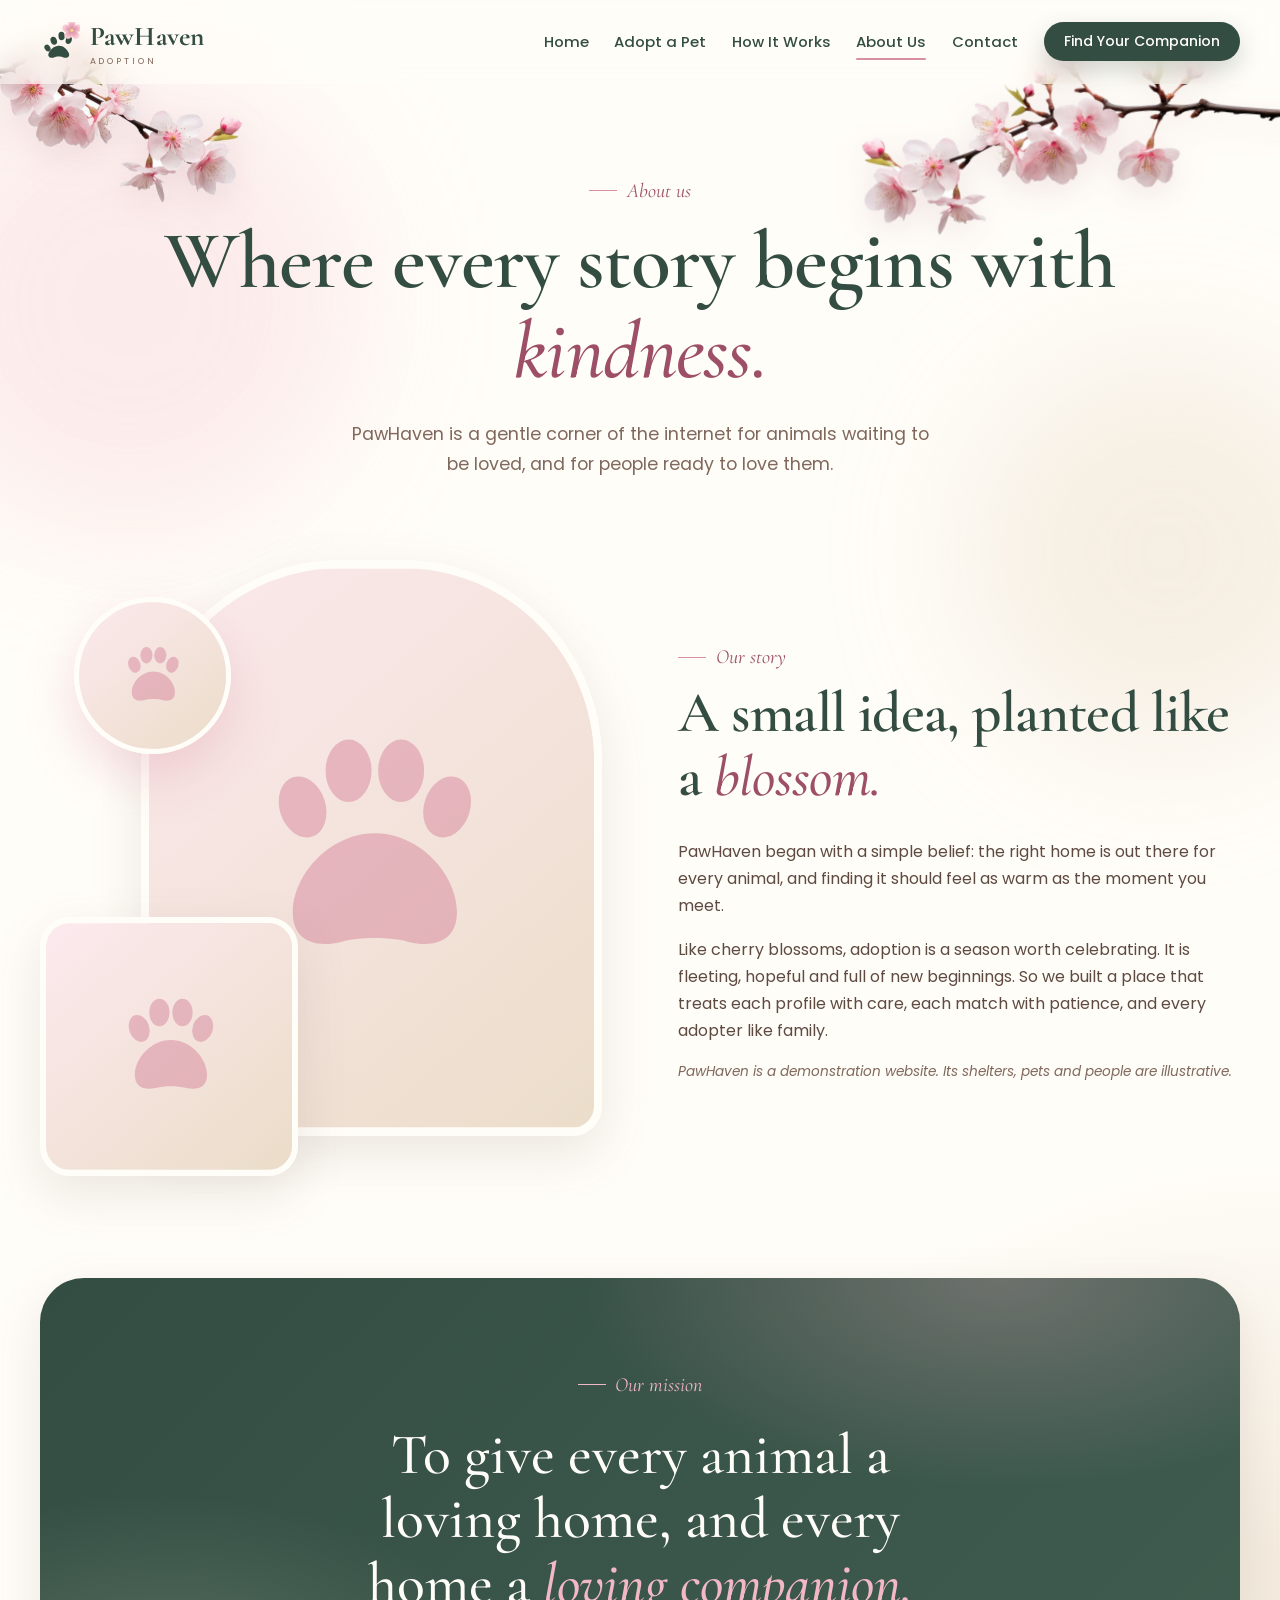
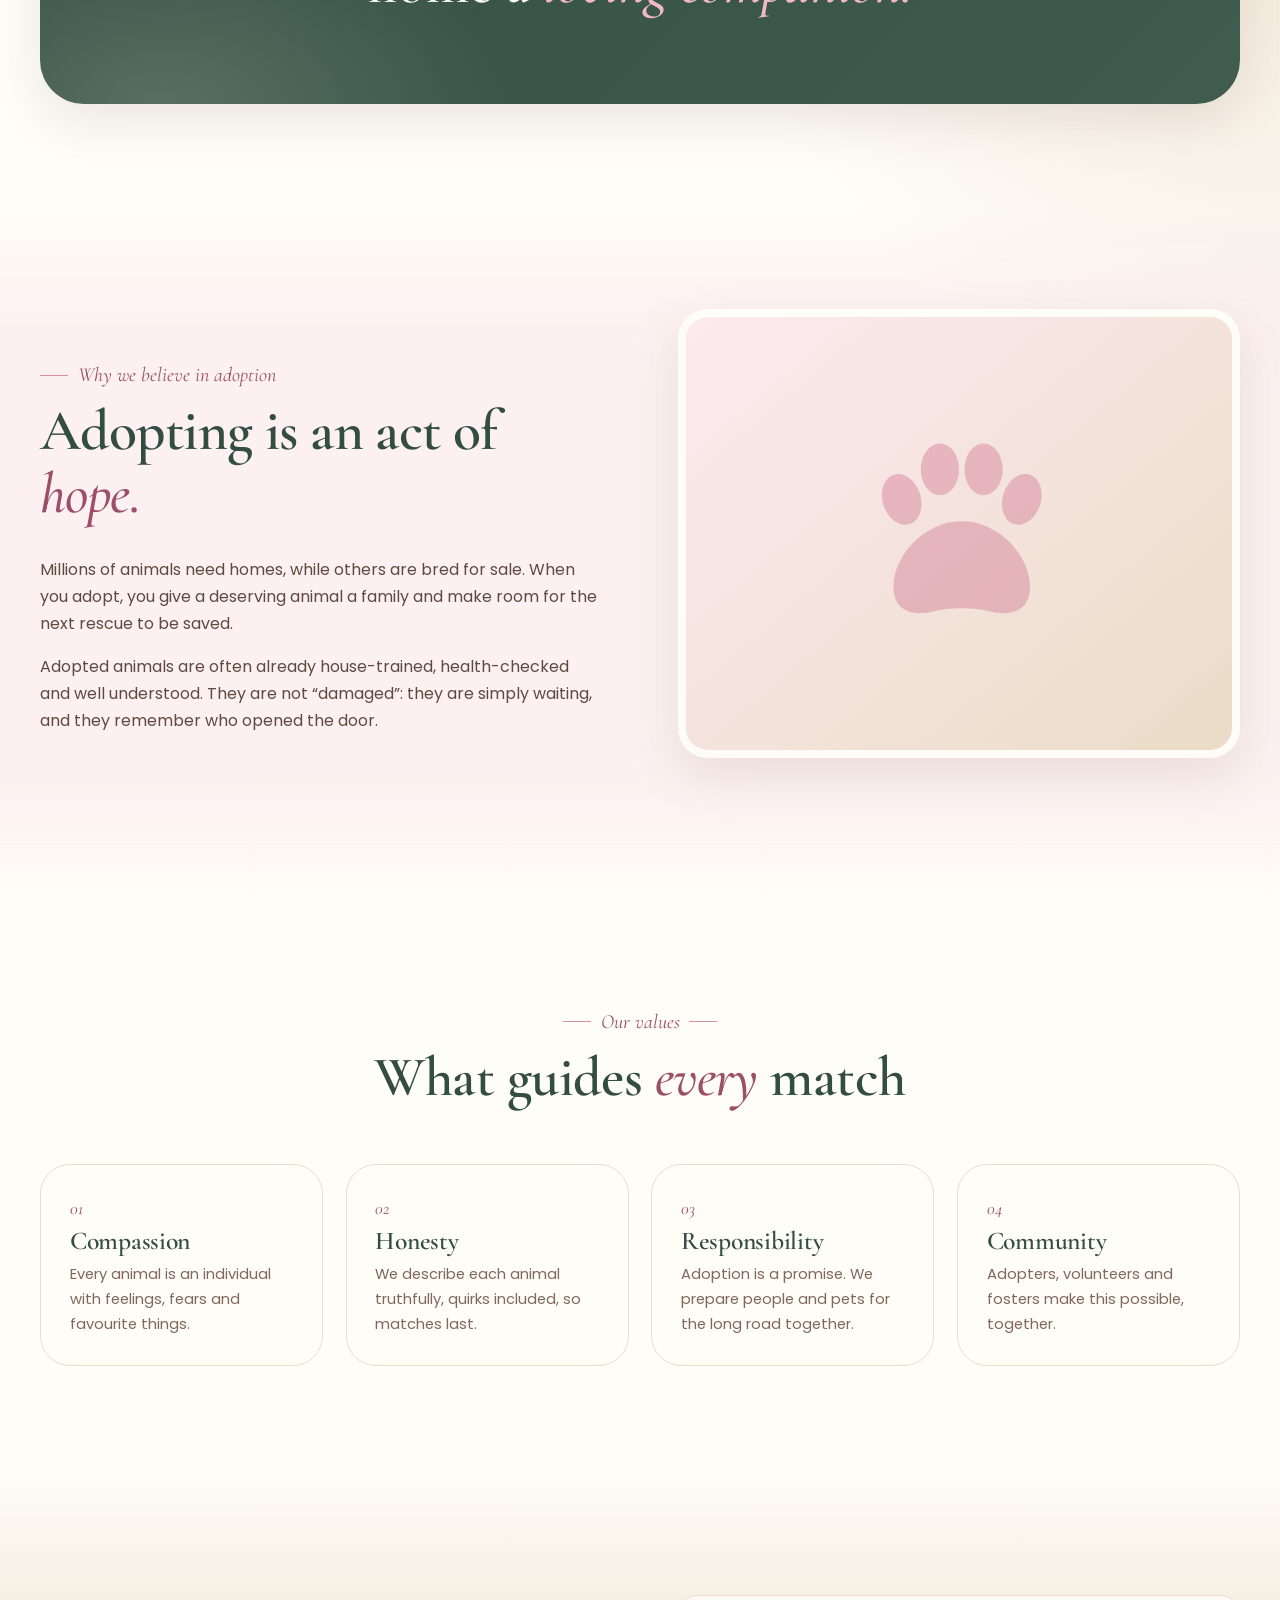
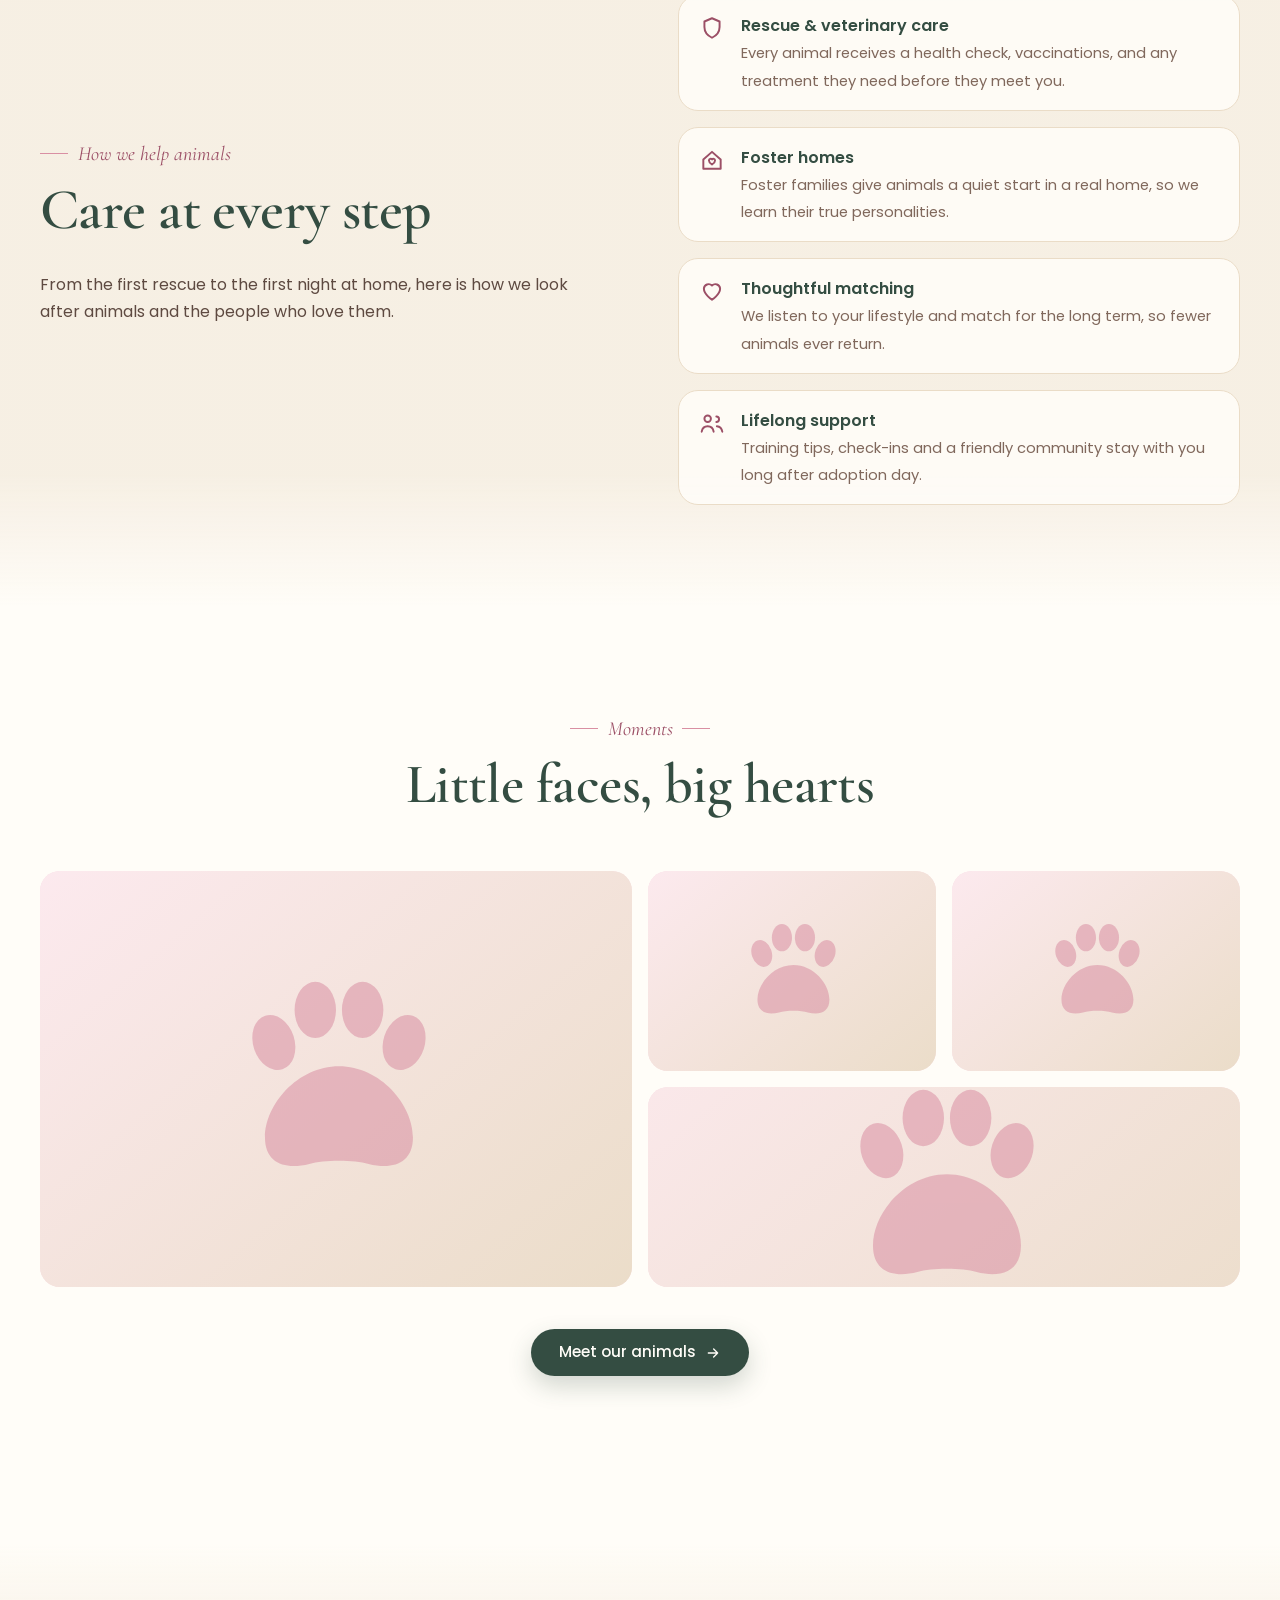
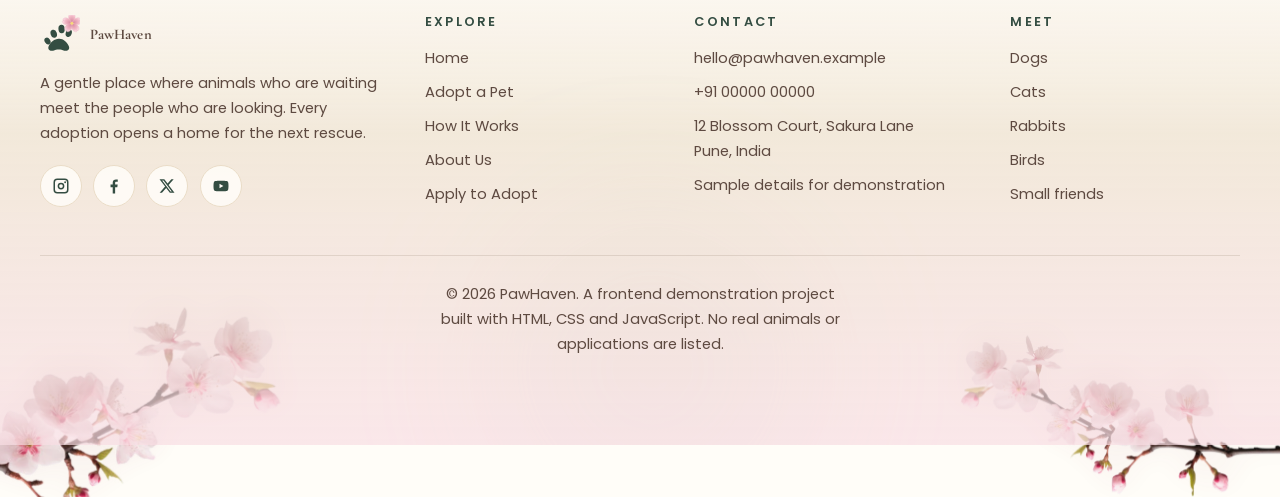
<file: about.html>
<!DOCTYPE html>
<html lang="en">
<head>
<meta charset="utf-8">
<meta name="viewport" content="width=device-width, initial-scale=1">
<title>About Us — PawHaven</title>
<meta name="description" content="Our story, mission, values and the way we help animals find loving homes.">
<meta name="theme-color" content="#FFFDF8">
<link rel="icon" type="image/svg+xml" href="images/logo.svg">
<link rel="preconnect" href="https://fonts.googleapis.com">
<link rel="preconnect" href="https://fonts.gstatic.com" crossorigin>
<link href="https://fonts.googleapis.com/css2?family=Cormorant+Garamond:ital,wght@0,500;0,600;0,700;1,500;1,600&family=Poppins:wght@300;400;500;600&display=swap" rel="stylesheet">
<link rel="stylesheet" href="css/style.css">
<script>document.documentElement.classList.add('js')</script>
</head>
<body>
<a class="skip-link" href="#main">Skip to content</a>
<div class="ambient" aria-hidden="true"><span></span><span></span><span></span></div>
<div class="petals" aria-hidden="true"><i style="--x:41%;--s:15px;--o:0.61;--t:25s;--d:-4s;--sp:8s;--drift:-19vw"></i><i style="--x:74%;--s:13px;--o:0.81;--t:30s;--d:-2s;--sp:4s;--drift:21vw"></i><i style="--x:8%;--s:16px;--o:0.49;--t:37s;--d:-3s;--sp:8s;--drift:-15vw"></i><i style="--x:80%;--s:23px;--o:0.68;--t:25s;--d:-36s;--sp:8s;--drift:9vw"></i><i style="--x:28%;--s:13px;--o:0.67;--t:28s;--d:-18s;--sp:7s;--drift:-25vw"></i><i style="--x:15%;--s:22px;--o:0.57;--t:29s;--d:-6s;--sp:8s;--drift:-19vw"></i><i style="--x:12%;--s:21px;--o:0.73;--t:42s;--d:-3s;--sp:8s;--drift:-23vw"></i><i style="--x:87%;--s:21px;--o:0.62;--t:34s;--d:-29s;--sp:8s;--drift:19vw"></i><i style="--x:38%;--s:16px;--o:0.77;--t:31s;--d:-5s;--sp:8s;--drift:24vw"></i><i style="--x:63%;--s:18px;--o:0.74;--t:33s;--d:-38s;--sp:4s;--drift:-24vw"></i><i style="--x:53%;--s:15px;--o:0.75;--t:28s;--d:-31s;--sp:7s;--drift:-10vw"></i><i style="--x:97%;--s:21px;--o:0.68;--t:34s;--d:-21s;--sp:6s;--drift:26vw"></i><i style="--x:58%;--s:14px;--o:0.79;--t:32s;--d:-30s;--sp:4s;--drift:-17vw"></i><i style="--x:82%;--s:22px;--o:0.85;--t:38s;--d:-18s;--sp:7s;--drift:8vw"></i><i style="--x:59%;--s:18px;--o:0.52;--t:27s;--d:-31s;--sp:4s;--drift:-17vw"></i></div>
<div class="page">
<img class="branch branch--tl" src="images/blossom/branch-cluster.webp" alt="" aria-hidden="true" width="900" height="520">
<img class="branch branch--tr" src="images/blossom/branch.webp" alt="" aria-hidden="true" width="1400" height="657">
<header class="site-header">
  <div class="wrap bar">
    <a class="logo" href="index.html" aria-label="PawHaven home"><img src="images/logo.svg" alt="" width="40" height="40"><span>PawHaven<small>Adoption</small></span></a>
    <nav class="nav-links" id="site-nav" aria-label="Main">
      <a href="index.html">Home</a><a href="adopt.html">Adopt a Pet</a><a href="index.html#how">How It Works</a><a href="about.html" aria-current="page">About Us</a><a href="contact.html">Contact</a>
      <a class="btn btn-primary btn-sm" href="adopt.html">Find Your Companion</a>
    </nav>
    <button class="nav-toggle" type="button" aria-expanded="false" aria-controls="site-nav" aria-label="Open menu"><span></span></button>
  </div>
</header>
<main id="main">

<section class="page-hero">
  <div class="wrap"><span class="eyebrow reveal">About us</span><h1 class="reveal">Where every story begins with <em class="accent">kindness.</em></h1><p class="reveal">PawHaven is a gentle corner of the internet for animals waiting to be loved, and for people ready to love them.</p></div>
</section>
<section class="section" style="padding-top:2rem" aria-labelledby="story-h">
  <div class="wrap split">
    <div class="photo-stack reveal">
      <img class="a" src="https://images.unsplash.com/photo-1748532557131-49a28f0f94c0?auto=format&fit=crop&w=1000&q=75" alt="A golden retriever standing on green grass" loading="lazy">
      <img class="b" src="https://images.unsplash.com/photo-1538452230715-bc3a4696afd2?auto=format&fit=crop&w=1000&q=75" alt="A tricolor beagle looking at the camera" loading="lazy">
      <img class="c" src="https://images.unsplash.com/photo-1603368542148-ab2bc14474a5?auto=format&fit=crop&w=1000&q=75" alt="A grey cat in close-up" loading="lazy">
    </div>
    <div class="reveal">
      <span class="eyebrow">Our story</span>
      <h2 id="story-h">A small idea, planted like a <em class="accent">blossom.</em></h2>
      <p>PawHaven began with a simple belief: the right home is out there for every animal, and finding it should feel as warm as the moment you meet.</p>
      <p>Like cherry blossoms, adoption is a season worth celebrating. It is fleeting, hopeful and full of new beginnings. So we built a place that treats each profile with care, each match with patience, and every adopter like family.</p>
      <p style="font-size:.85rem;font-style:italic;color:var(--brown)">PawHaven is a demonstration website. Its shelters, pets and people are illustrative.</p>
    </div>
  </div>
</section>
<section class="section" style="padding-top:0" aria-labelledby="mission-h">
  <div class="wrap"><div class="mission reveal"><span class="eyebrow">Our mission</span><h2 id="mission-h" class="sr-only">Our mission</h2><blockquote>To give every animal a loving home, and every home a <em>loving companion.</em></blockquote></div></div>
</section>
<section class="section section--tint" aria-labelledby="why-h">
  <div class="wrap split">
    <div class="reveal"><span class="eyebrow">Why we believe in adoption</span><h2 id="why-h">Adopting is an act of <em class="accent">hope.</em></h2>
      <p>Millions of animals need homes, while others are bred for sale. When you adopt, you give a deserving animal a family and make room for the next rescue to be saved.</p>
      <p>Adopted animals are often already house-trained, health-checked and well understood. They are not &ldquo;damaged&rdquo;: they are simply waiting, and they remember who opened the door.</p></div>
    <figure class="reveal" style="margin:0"><div class="photo-stack"><img class="a" style="width:100%;border-radius:var(--r-lg);aspect-ratio:5/4" src="https://images.unsplash.com/photo-1422565096762-bdb997a56a84?auto=format&fit=crop&w=1000&q=75" alt="A golden Labrador retriever" loading="lazy"></div></figure>
  </div>
</section>
<section class="section" aria-labelledby="values-h">
  <div class="wrap"><div class="section-head center reveal"><span class="eyebrow">Our values</span><h2 id="values-h">What guides <em class="accent">every</em> match</h2></div><div class="values"><div class="value reveal"><span class="n">01</span><h3>Compassion</h3><p>Every animal is an individual with feelings, fears and favourite things.</p></div><div class="value reveal"><span class="n">02</span><h3>Honesty</h3><p>We describe each animal truthfully, quirks included, so matches last.</p></div><div class="value reveal"><span class="n">03</span><h3>Responsibility</h3><p>Adoption is a promise. We prepare people and pets for the long road together.</p></div><div class="value reveal"><span class="n">04</span><h3>Community</h3><p>Adopters, volunteers and fosters make this possible, together.</p></div></div></div>
</section>
<section class="section section--champagne" aria-labelledby="help-h">
  <div class="wrap split">
    <div class="reveal"><span class="eyebrow">How we help animals</span><h2 id="help-h">Care at every step</h2><p>From the first rescue to the first night at home, here is how we look after animals and the people who love them.</p></div>
    <ul class="help-list reveal"><li><svg viewBox="0 0 24 24" aria-hidden="true"><path d="M12 3l7 3v5c0 4.500-3 8-7 10-4-2-7-5.500-7-10V6l7-3Z"/></svg><div><b>Rescue &amp; veterinary care</b><span>Every animal receives a health check, vaccinations, and any treatment they need before they meet you.</span></div></li><li><svg viewBox="0 0 24 24" aria-hidden="true"><path d="M4 11.500 12 4.500l8 7V20H4v-8.500Z"/><path d="M12 16.200s-2.800-1.800-2.800-3.800a1.600 1.600 0 0 1 2.800-.9 1.600 1.600 0 0 1 2.800.9c0 2-2.800 3.800-2.800 3.800Z"/></svg><div><b>Foster homes</b><span>Foster families give animals a quiet start in a real home, so we learn their true personalities.</span></div></li><li><svg viewBox="0 0 24 24" aria-hidden="true"><path d="M12 20s-7.500-4.800-7.500-10.200A4.400 4.400 0 0 1 12 7a4.400 4.400 0 0 1 7.500 2.800C19.500 15.200 12 20 12 20Z"/></svg><div><b>Thoughtful matching</b><span>We listen to your lifestyle and match for the long term, so fewer animals ever return.</span></div></li><li><svg viewBox="0 0 24 24" aria-hidden="true"><path d="M8 11a3 3 0 1 0 0-6 3 3 0 0 0 0 6ZM2.500 20c.5-3.200 2.800-5 5.500-5s5 1.800 5.500 5M16 11a2.500 2.500 0 1 0 0-5M16.500 15c2.500.2 4.500 1.800 5 5"/></svg><div><b>Lifelong support</b><span>Training tips, check-ins and a friendly community stay with you long after adoption day.</span></div></li></ul>
  </div>
</section>
<section class="section" aria-labelledby="moments-h">
  <div class="wrap"><div class="section-head center reveal"><span class="eyebrow">Moments</span><h2 id="moments-h">Little faces, big hearts</h2></div>
    <div class="mosaic">
      <figure class="reveal"><img src="https://images.unsplash.com/photo-1760791510936-eef13da5018b?auto=format&fit=crop&w=1000&q=75" alt="A golden retriever gazing at the camera" loading="lazy"></figure>
      <figure class="reveal"><img src="https://images.unsplash.com/photo-1502897980085-c3cdd8851687?auto=format&fit=crop&w=1000&q=75" alt="A grey tabby cat" loading="lazy"></figure>
      <figure class="reveal"><img src="https://images.unsplash.com/photo-1756789347830-1958ed8caa34?auto=format&fit=crop&w=1000&q=75" alt="A white lop-eared rabbit" loading="lazy"></figure>
      <figure class="reveal"><img src="https://images.unsplash.com/photo-1557162368-e650b8e267ea?auto=format&fit=crop&w=1000&q=75" alt="An orange tabby cat" loading="lazy"></figure>
    </div>
    <p class="center reveal" style="margin-top:2.6rem"><a class="btn btn-primary" href="adopt.html">Meet our animals <svg viewBox="0 0 24 24" fill="none" stroke="currentColor" stroke-width="2" stroke-linecap="round" stroke-linejoin="round" aria-hidden="true"><path d="M5 12h14M13 6l6 6-6 6"/></svg></a></p>
  </div>
</section>

</main>
<footer class="site-footer">
  <div class="wrap footer-grid">
    <div>
      <a class="logo" href="index.html"><img src="images/logo.svg" alt="" width="40" height="40"><span>PawHaven</span></a>
      <p>A gentle place where animals who are waiting meet the people who are looking. Every adoption opens a home for the next rescue.</p>
      <div class="socials"><a href="https://www.instagram.com/" target="_blank" rel="noopener noreferrer" aria-label="PawHaven on Instagram"><svg viewBox="0 0 24 24" aria-hidden="true"><path fill-rule="evenodd" d="M7 2h10a5 5 0 0 1 5 5v10a5 5 0 0 1-5 5H7a5 5 0 0 1-5-5V7a5 5 0 0 1 5-5Zm0 2a3 3 0 0 0-3 3v10a3 3 0 0 0 3 3h10a3 3 0 0 0 3-3V7a3 3 0 0 0-3-3H7Zm5 3.5A4.5 4.5 0 1 1 7.5 12 4.5 4.5 0 0 1 12 7.5Zm0 2a2.5 2.5 0 1 0 2.5 2.5A2.5 2.5 0 0 0 12 9.5ZM17.5 5.8a1.2 1.2 0 1 1-1.2 1.2 1.2 1.2 0 0 1 1.2-1.2Z"/></svg></a><a href="https://www.facebook.com/" target="_blank" rel="noopener noreferrer" aria-label="PawHaven on Facebook"><svg viewBox="0 0 24 24" aria-hidden="true"><path d="M13.5 22v-8.5h2.9l.5-3.4h-3.4V8c0-1 .3-1.7 1.8-1.7H17V3.3C16.7 3.3 15.7 3.2 14.6 3.2c-2.600 0-4.300 1.500-4.300 4.400v2.500H7.400v3.400h2.900V22h3.200Z"/></svg></a><a href="https://x.com/" target="_blank" rel="noopener noreferrer" aria-label="PawHaven on X"><svg viewBox="0 0 24 24" aria-hidden="true"><path d="M17.8 3h3.1l-6.800 7.700L22 21h-6.200l-4.900-6.300L5.300 21H2.200l7.300-8.300L2 3h6.400l4.400 5.800L17.800 3Zm-1.100 16.200h1.700L7.300 4.700H5.500l11.200 14.500Z"/></svg></a><a href="https://www.youtube.com/" target="_blank" rel="noopener noreferrer" aria-label="PawHaven on YouTube"><svg viewBox="0 0 24 24" aria-hidden="true"><path d="M21.600 7.200a2.500 2.500 0 0 0-1.800-1.800C18.200 5 12 5 12 5s-6.200 0-7.800.4A2.500 2.500 0 0 0 2.400 7.200C2 8.800 2 12 2 12s0 3.200.4 4.800a2.500 2.500 0 0 0 1.800 1.800C5.800 19 12 19 12 19s6.200 0 7.800-.4a2.500 2.500 0 0 0 1.800-1.800C22 15.200 22 12 22 12s0-3.200-.4-4.800ZM10 15V9l5.200 3L10 15Z"/></svg></a></div>
    </div>
    <div><h4>Explore</h4><ul><li><a href="index.html">Home</a></li><li><a href="adopt.html">Adopt a Pet</a></li><li><a href="index.html#how">How It Works</a></li><li><a href="about.html">About Us</a></li><li><a href="apply.html">Apply to Adopt</a></li></ul></div>
    <div><h4>Contact</h4><ul><li><a href="mailto:hello@pawhaven.example">hello@pawhaven.example</a></li><li><a href="tel:+910000000000">+91 00000 00000</a></li><li>12 Blossom Court, Sakura Lane<br>Pune, India</li><li>Sample details for demonstration</li></ul></div>
    <div><h4>Meet</h4><ul><li><a href="adopt.html?type=Dog">Dogs</a></li><li><a href="adopt.html?type=Cat">Cats</a></li><li><a href="adopt.html?type=Rabbit">Rabbits</a></li><li><a href="adopt.html?type=Bird">Birds</a></li><li><a href="adopt.html?type=Other">Small friends</a></li></ul></div>
  </div>
  <div class="wrap footer-bottom"><p>&copy; <span data-year>2026</span> PawHaven. A frontend demonstration project built with HTML, CSS and JavaScript. No real animals or applications are listed.</p></div>
</footer>
<img class="branch branch--bl" src="images/blossom/branch-cluster.webp" alt="" aria-hidden="true" width="900" height="520" loading="lazy">
<img class="branch branch--br" src="images/blossom/branch.webp" alt="" aria-hidden="true" width="1400" height="657" loading="lazy">
</div>
<script src="js/main.js"></script>

</body>
</html>
</file>
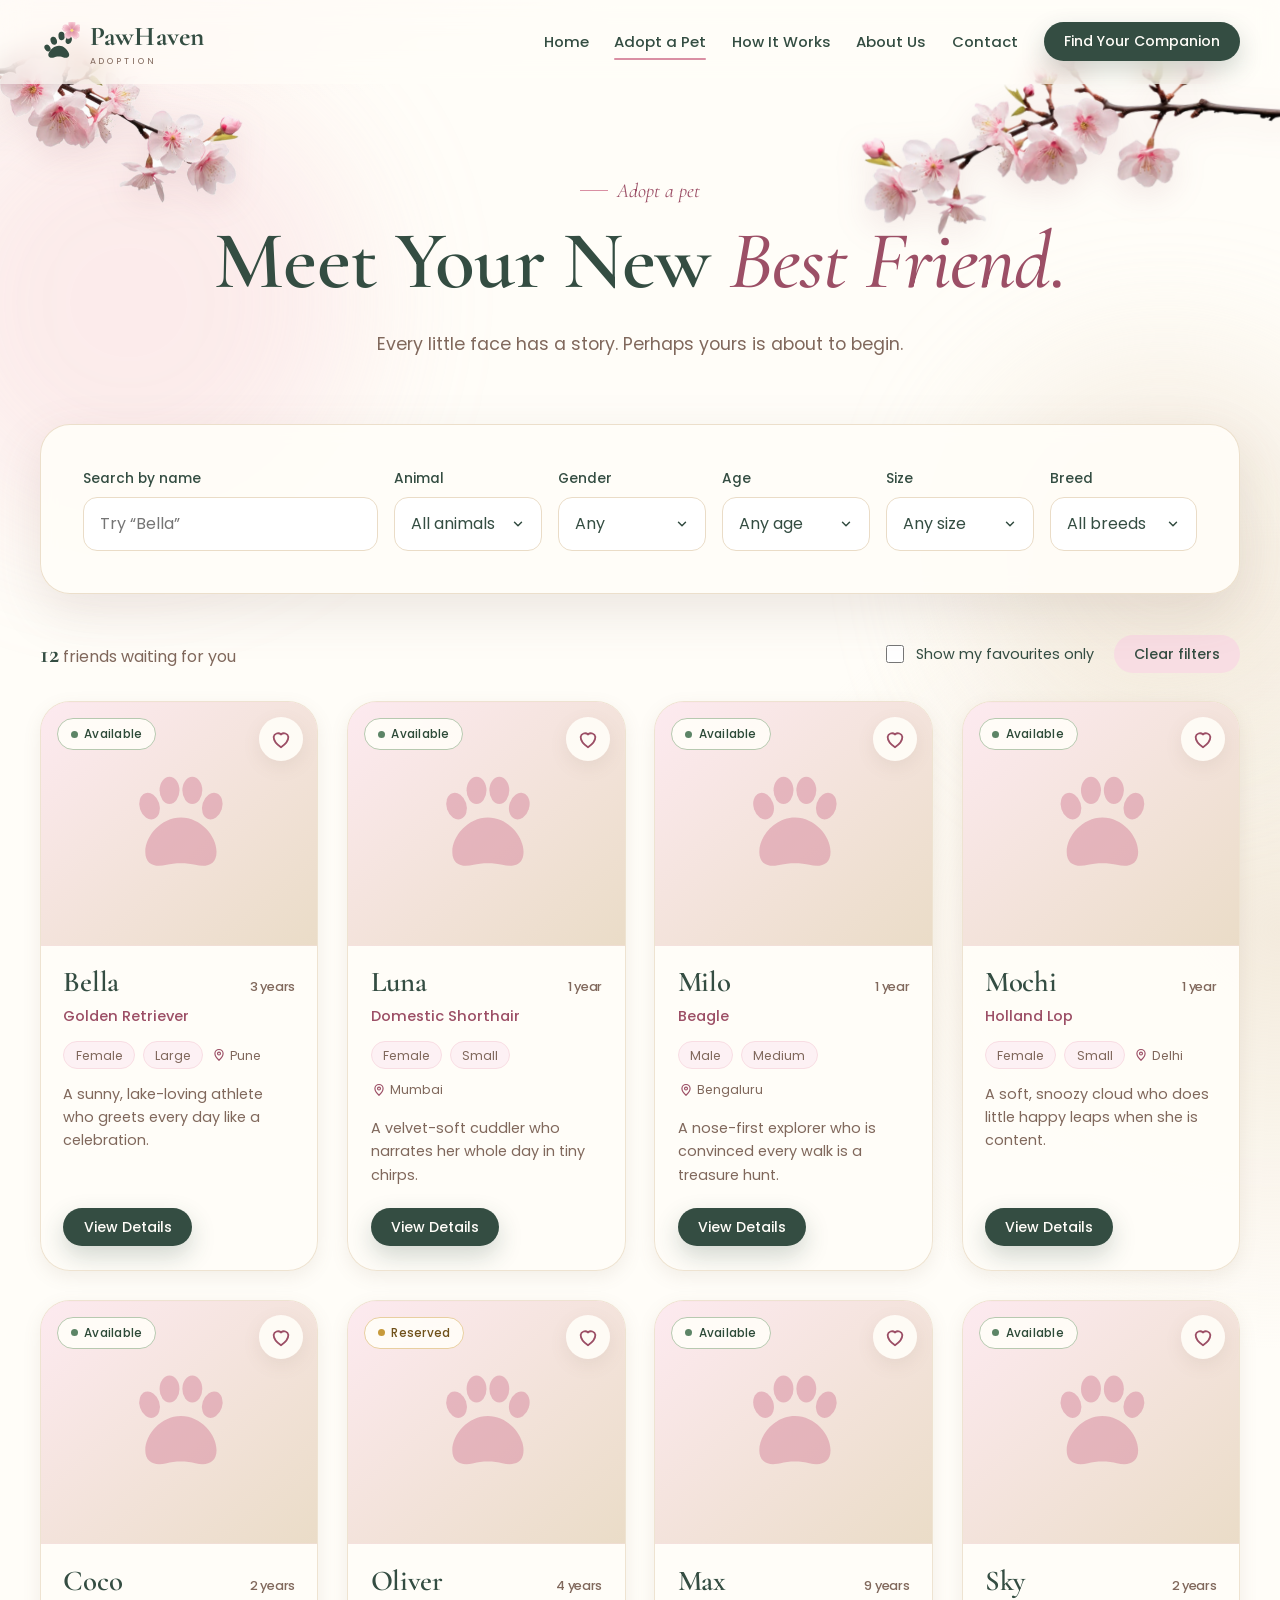
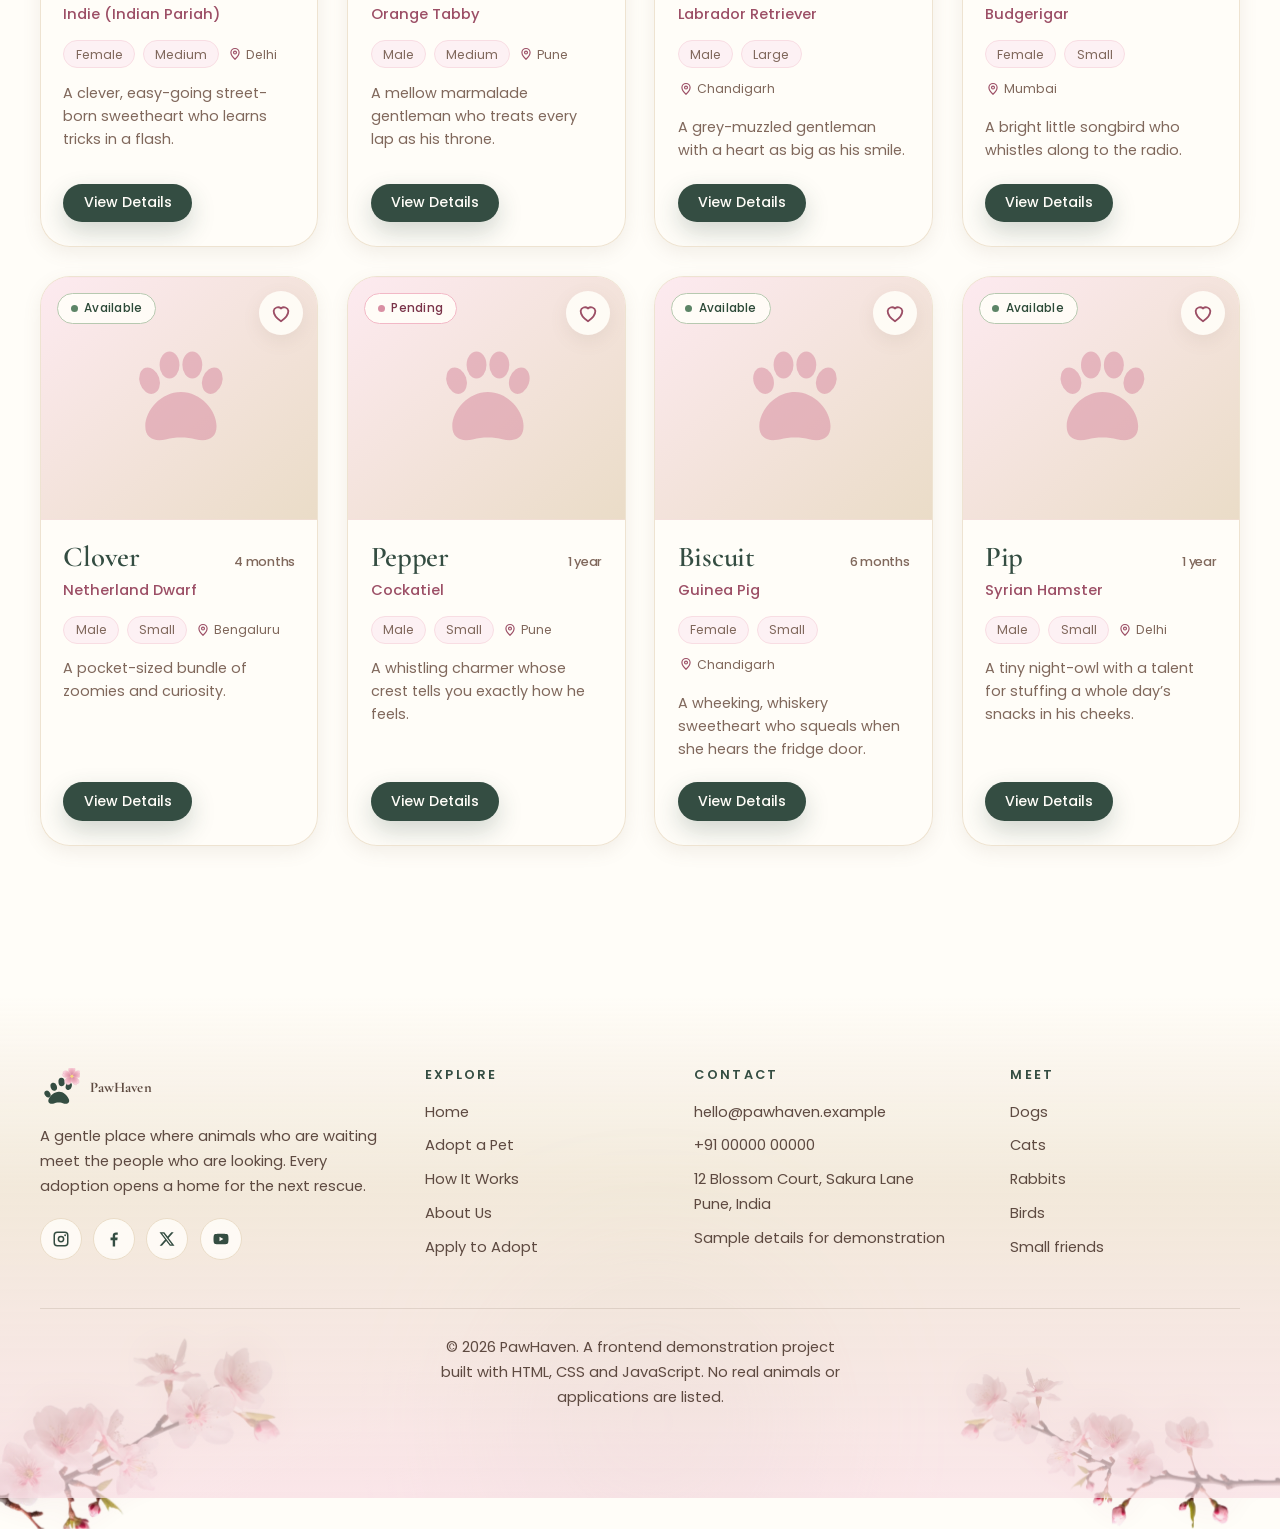
<file: adopt.html>
<!DOCTYPE html>
<html lang="en">
<head>
<meta charset="utf-8">
<meta name="viewport" content="width=device-width, initial-scale=1">
<title>Adopt a Pet — PawHaven</title>
<meta name="description" content="Search and filter dogs, cats, rabbits, birds and small pets waiting for a home.">
<meta name="theme-color" content="#FFFDF8">
<link rel="icon" type="image/svg+xml" href="images/logo.svg">
<link rel="preconnect" href="https://fonts.googleapis.com">
<link rel="preconnect" href="https://fonts.gstatic.com" crossorigin>
<link href="https://fonts.googleapis.com/css2?family=Cormorant+Garamond:ital,wght@0,500;0,600;0,700;1,500;1,600&family=Poppins:wght@300;400;500;600&display=swap" rel="stylesheet">
<link rel="stylesheet" href="css/style.css">
<script>document.documentElement.classList.add('js')</script>
</head>
<body>
<a class="skip-link" href="#main">Skip to content</a>
<div class="ambient" aria-hidden="true"><span></span><span></span><span></span></div>
<div class="petals" aria-hidden="true"><i style="--x:41%;--s:15px;--o:0.61;--t:25s;--d:-4s;--sp:8s;--drift:-19vw"></i><i style="--x:74%;--s:13px;--o:0.81;--t:30s;--d:-2s;--sp:4s;--drift:21vw"></i><i style="--x:8%;--s:16px;--o:0.49;--t:37s;--d:-3s;--sp:8s;--drift:-15vw"></i><i style="--x:80%;--s:23px;--o:0.68;--t:25s;--d:-36s;--sp:8s;--drift:9vw"></i><i style="--x:28%;--s:13px;--o:0.67;--t:28s;--d:-18s;--sp:7s;--drift:-25vw"></i><i style="--x:15%;--s:22px;--o:0.57;--t:29s;--d:-6s;--sp:8s;--drift:-19vw"></i><i style="--x:12%;--s:21px;--o:0.73;--t:42s;--d:-3s;--sp:8s;--drift:-23vw"></i><i style="--x:87%;--s:21px;--o:0.62;--t:34s;--d:-29s;--sp:8s;--drift:19vw"></i><i style="--x:38%;--s:16px;--o:0.77;--t:31s;--d:-5s;--sp:8s;--drift:24vw"></i><i style="--x:63%;--s:18px;--o:0.74;--t:33s;--d:-38s;--sp:4s;--drift:-24vw"></i><i style="--x:53%;--s:15px;--o:0.75;--t:28s;--d:-31s;--sp:7s;--drift:-10vw"></i><i style="--x:97%;--s:21px;--o:0.68;--t:34s;--d:-21s;--sp:6s;--drift:26vw"></i><i style="--x:58%;--s:14px;--o:0.79;--t:32s;--d:-30s;--sp:4s;--drift:-17vw"></i><i style="--x:82%;--s:22px;--o:0.85;--t:38s;--d:-18s;--sp:7s;--drift:8vw"></i><i style="--x:59%;--s:18px;--o:0.52;--t:27s;--d:-31s;--sp:4s;--drift:-17vw"></i></div>
<div class="page">
<img class="branch branch--tl" src="images/blossom/branch-cluster.webp" alt="" aria-hidden="true" width="900" height="520">
<img class="branch branch--tr" src="images/blossom/branch.webp" alt="" aria-hidden="true" width="1400" height="657">
<header class="site-header">
  <div class="wrap bar">
    <a class="logo" href="index.html" aria-label="PawHaven home"><img src="images/logo.svg" alt="" width="40" height="40"><span>PawHaven<small>Adoption</small></span></a>
    <nav class="nav-links" id="site-nav" aria-label="Main">
      <a href="index.html">Home</a><a href="adopt.html" aria-current="page">Adopt a Pet</a><a href="index.html#how">How It Works</a><a href="about.html">About Us</a><a href="contact.html">Contact</a>
      <a class="btn btn-primary btn-sm" href="adopt.html">Find Your Companion</a>
    </nav>
    <button class="nav-toggle" type="button" aria-expanded="false" aria-controls="site-nav" aria-label="Open menu"><span></span></button>
  </div>
</header>
<main id="main">

<section class="page-hero">
  <div class="wrap">
    <span class="eyebrow reveal">Adopt a pet</span>
    <h1 class="reveal">Meet Your New <em class="accent">Best Friend.</em></h1>
    <p class="reveal">Every little face has a story. Perhaps yours is about to begin.</p>
  </div>
</section>
<section class="section" style="padding-top:1rem">
  <div class="wrap">
    <form class="panel filters reveal" id="filters" role="search" aria-label="Search and filter pets" autocomplete="off">
      <div class="field"><label for="f-q">Search by name</label><input id="f-q" type="search" name="q" placeholder="Try &ldquo;Bella&rdquo;"></div>
      <div class="field"><label for="f-type">Animal</label><select id="f-type" name="type"><option value="">All animals</option><option value="Dog">Dog</option><option value="Cat">Cat</option><option value="Rabbit">Rabbit</option><option value="Bird">Bird</option><option value="Other">Other</option></select></div>
      <div class="field"><label for="f-gender">Gender</label><select id="f-gender" name="gender"><option value="">Any</option><option value="Female">Female</option><option value="Male">Male</option></select></div>
      <div class="field"><label for="f-age">Age</label><select id="f-age" name="age"><option value="">Any age</option><option value="Baby">Baby (under 1)</option><option value="Young">Young (1&ndash;2)</option><option value="Adult">Adult (2&ndash;7)</option><option value="Senior">Senior (8+)</option></select></div>
      <div class="field"><label for="f-size">Size</label><select id="f-size" name="size"><option value="">Any size</option><option value="Small">Small</option><option value="Medium">Medium</option><option value="Large">Large</option></select></div>
      <div class="field"><label for="f-breed">Breed</label><select id="f-breed" name="breed"><option value="">All breeds</option></select></div>
    </form>
    <div class="results-bar">
      <p id="result-count" aria-live="polite"></p>
      <div style="display:flex;gap:1.2rem;align-items:center;flex-wrap:wrap">
        <label class="toggle-fav"><input type="checkbox" id="fav-only"> Show my favourites only</label>
        <button class="btn btn-soft btn-sm" type="button" data-clear>Clear filters</button>
      </div>
    </div>
    <div class="pet-grid" id="pet-grid"></div>
    <div class="empty" id="empty-state" hidden>
      <svg viewBox="0 0 400 340" aria-hidden="true"><g fill="#D98FA3" opacity=".7" transform="translate(200 175)"><ellipse cx="-42" cy="-30" rx="14" ry="19" transform="rotate(-18 -42 -30)"/><ellipse cx="-14" cy="-52" rx="14" ry="19"/><ellipse cx="18" cy="-52" rx="14" ry="19"/><ellipse cx="46" cy="-30" rx="14" ry="19" transform="rotate(18 46 -30)"/><path d="M2 -14C30 -14 52 12 52 34 52 52 38 56 22 52 12 49 -8 49 -18 52 -34 56 -48 52 -48 34 -48 12 -26 -14 2 -14Z"/></g></svg>
      <h3>No friends match just yet.</h3>
      <p>Try loosening a filter or two. New faces arrive all the time, and the right one may be a click away.</p>
      <button class="btn btn-primary" type="button" data-clear>Clear all filters</button>
    </div>
  </div>
</section>

</main>
<footer class="site-footer">
  <div class="wrap footer-grid">
    <div>
      <a class="logo" href="index.html"><img src="images/logo.svg" alt="" width="40" height="40"><span>PawHaven</span></a>
      <p>A gentle place where animals who are waiting meet the people who are looking. Every adoption opens a home for the next rescue.</p>
      <div class="socials"><a href="https://www.instagram.com/" target="_blank" rel="noopener noreferrer" aria-label="PawHaven on Instagram"><svg viewBox="0 0 24 24" aria-hidden="true"><path fill-rule="evenodd" d="M7 2h10a5 5 0 0 1 5 5v10a5 5 0 0 1-5 5H7a5 5 0 0 1-5-5V7a5 5 0 0 1 5-5Zm0 2a3 3 0 0 0-3 3v10a3 3 0 0 0 3 3h10a3 3 0 0 0 3-3V7a3 3 0 0 0-3-3H7Zm5 3.5A4.5 4.5 0 1 1 7.5 12 4.5 4.5 0 0 1 12 7.5Zm0 2a2.5 2.5 0 1 0 2.5 2.5A2.5 2.5 0 0 0 12 9.5ZM17.5 5.8a1.2 1.2 0 1 1-1.2 1.2 1.2 1.2 0 0 1 1.2-1.2Z"/></svg></a><a href="https://www.facebook.com/" target="_blank" rel="noopener noreferrer" aria-label="PawHaven on Facebook"><svg viewBox="0 0 24 24" aria-hidden="true"><path d="M13.5 22v-8.5h2.9l.5-3.4h-3.4V8c0-1 .3-1.7 1.8-1.7H17V3.3C16.7 3.3 15.7 3.2 14.6 3.2c-2.600 0-4.300 1.500-4.300 4.400v2.500H7.400v3.400h2.900V22h3.200Z"/></svg></a><a href="https://x.com/" target="_blank" rel="noopener noreferrer" aria-label="PawHaven on X"><svg viewBox="0 0 24 24" aria-hidden="true"><path d="M17.8 3h3.1l-6.800 7.700L22 21h-6.200l-4.900-6.300L5.300 21H2.200l7.300-8.300L2 3h6.400l4.400 5.800L17.800 3Zm-1.100 16.200h1.700L7.300 4.700H5.500l11.200 14.500Z"/></svg></a><a href="https://www.youtube.com/" target="_blank" rel="noopener noreferrer" aria-label="PawHaven on YouTube"><svg viewBox="0 0 24 24" aria-hidden="true"><path d="M21.600 7.200a2.500 2.500 0 0 0-1.800-1.800C18.200 5 12 5 12 5s-6.200 0-7.800.4A2.500 2.500 0 0 0 2.400 7.200C2 8.800 2 12 2 12s0 3.200.4 4.800a2.500 2.500 0 0 0 1.800 1.800C5.800 19 12 19 12 19s6.200 0 7.800-.4a2.500 2.500 0 0 0 1.800-1.800C22 15.200 22 12 22 12s0-3.200-.4-4.800ZM10 15V9l5.200 3L10 15Z"/></svg></a></div>
    </div>
    <div><h4>Explore</h4><ul><li><a href="index.html">Home</a></li><li><a href="adopt.html">Adopt a Pet</a></li><li><a href="index.html#how">How It Works</a></li><li><a href="about.html">About Us</a></li><li><a href="apply.html">Apply to Adopt</a></li></ul></div>
    <div><h4>Contact</h4><ul><li><a href="mailto:hello@pawhaven.example">hello@pawhaven.example</a></li><li><a href="tel:+910000000000">+91 00000 00000</a></li><li>12 Blossom Court, Sakura Lane<br>Pune, India</li><li>Sample details for demonstration</li></ul></div>
    <div><h4>Meet</h4><ul><li><a href="adopt.html?type=Dog">Dogs</a></li><li><a href="adopt.html?type=Cat">Cats</a></li><li><a href="adopt.html?type=Rabbit">Rabbits</a></li><li><a href="adopt.html?type=Bird">Birds</a></li><li><a href="adopt.html?type=Other">Small friends</a></li></ul></div>
  </div>
  <div class="wrap footer-bottom"><p>&copy; <span data-year>2026</span> PawHaven. A frontend demonstration project built with HTML, CSS and JavaScript. No real animals or applications are listed.</p></div>
</footer>
<img class="branch branch--bl" src="images/blossom/branch-cluster.webp" alt="" aria-hidden="true" width="900" height="520" loading="lazy">
<img class="branch branch--br" src="images/blossom/branch.webp" alt="" aria-hidden="true" width="1400" height="657" loading="lazy">
</div>
<script src="js/main.js"></script>
<script src="js/pets.js"></script><script src="js/adopt.js"></script>
</body>
</html>
</file>
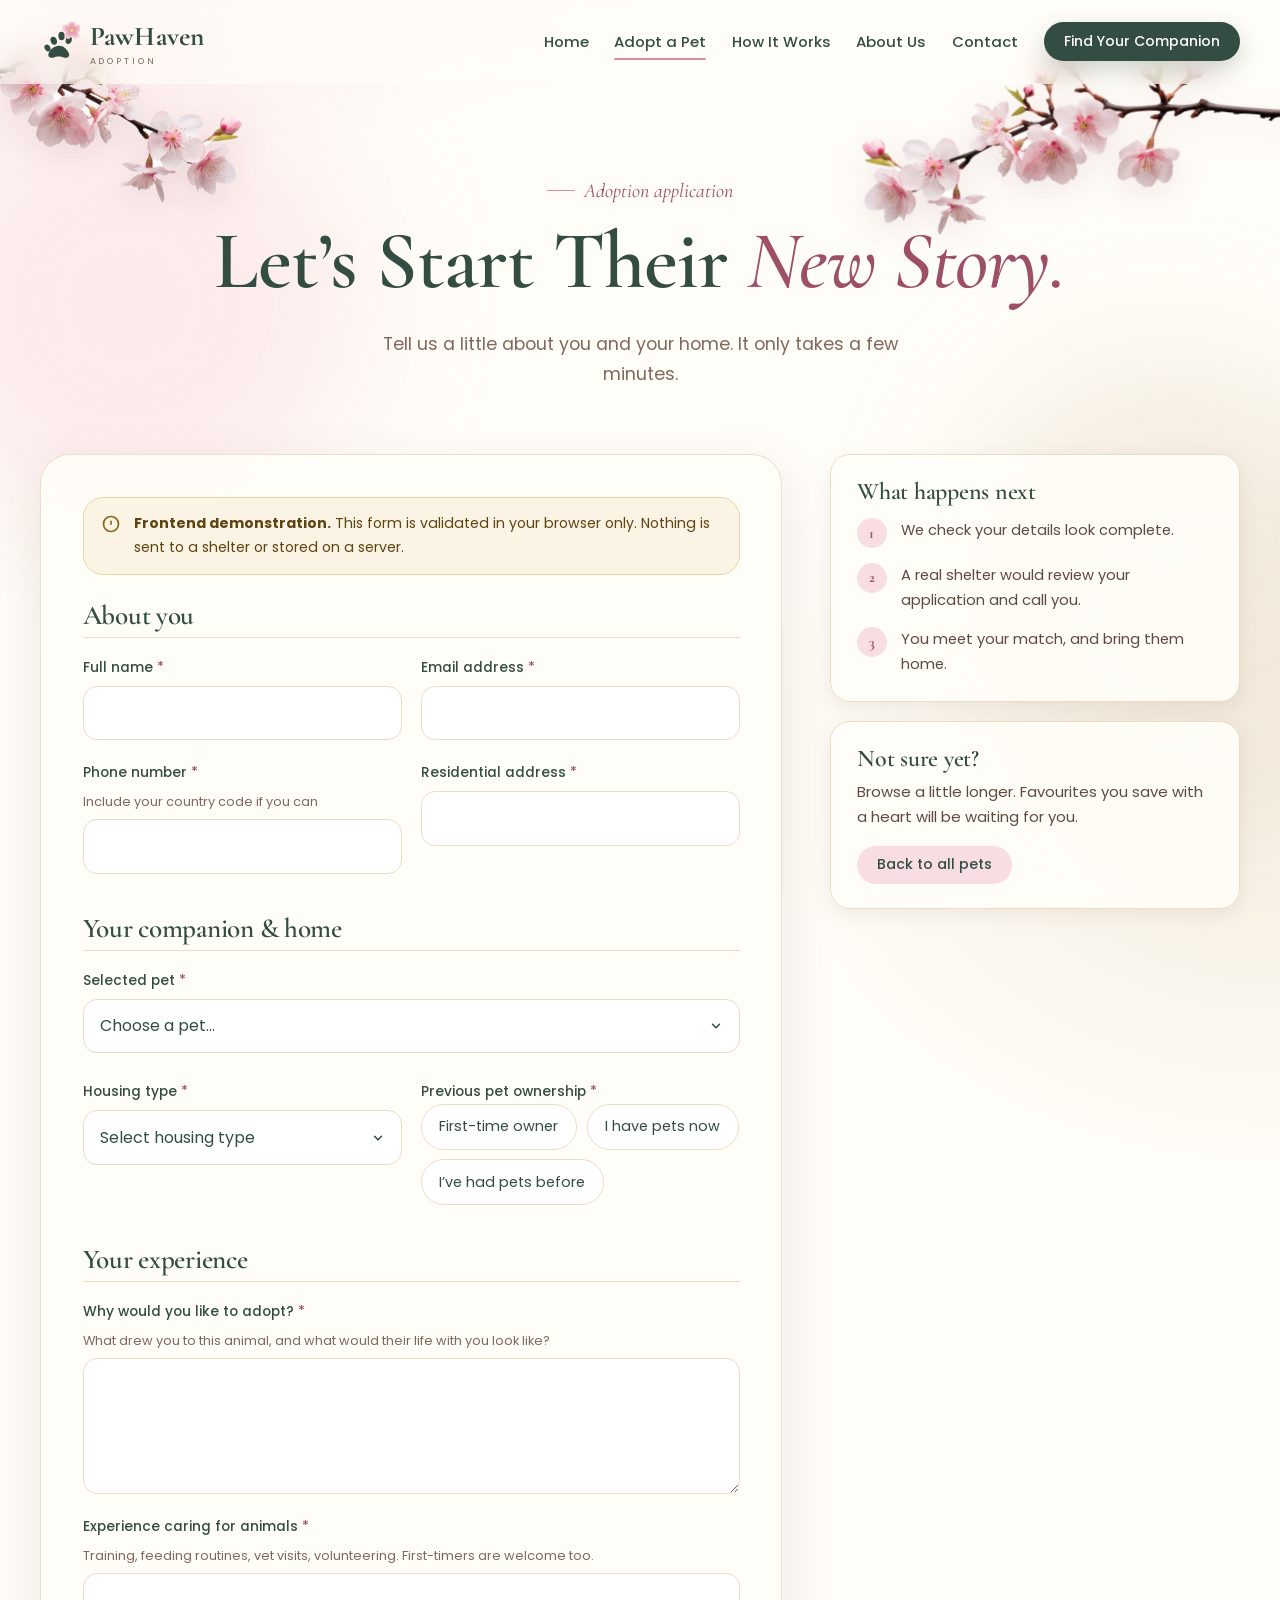
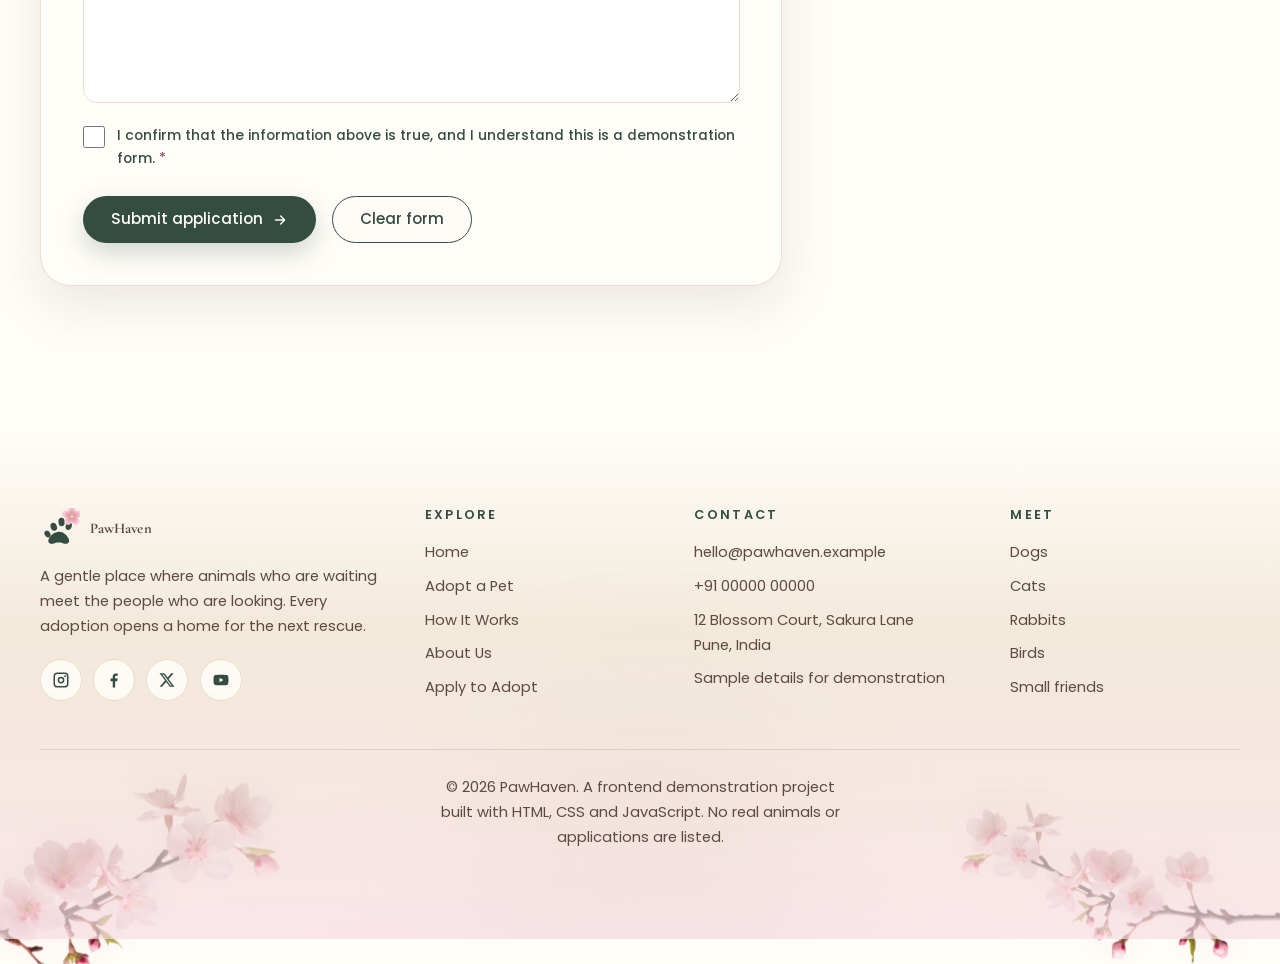
<file: apply.html>
<!DOCTYPE html>
<html lang="en">
<head>
<meta charset="utf-8">
<meta name="viewport" content="width=device-width, initial-scale=1">
<title>Adoption Application — PawHaven</title>
<meta name="description" content="Apply to adopt a pet. A friendly, validated demo adoption form.">
<meta name="theme-color" content="#FFFDF8">
<link rel="icon" type="image/svg+xml" href="images/logo.svg">
<link rel="preconnect" href="https://fonts.googleapis.com">
<link rel="preconnect" href="https://fonts.gstatic.com" crossorigin>
<link href="https://fonts.googleapis.com/css2?family=Cormorant+Garamond:ital,wght@0,500;0,600;0,700;1,500;1,600&family=Poppins:wght@300;400;500;600&display=swap" rel="stylesheet">
<link rel="stylesheet" href="css/style.css">
<script>document.documentElement.classList.add('js')</script>
</head>
<body>
<a class="skip-link" href="#main">Skip to content</a>
<div class="ambient" aria-hidden="true"><span></span><span></span><span></span></div>
<div class="petals" aria-hidden="true"><i style="--x:41%;--s:15px;--o:0.61;--t:25s;--d:-4s;--sp:8s;--drift:-19vw"></i><i style="--x:74%;--s:13px;--o:0.81;--t:30s;--d:-2s;--sp:4s;--drift:21vw"></i><i style="--x:8%;--s:16px;--o:0.49;--t:37s;--d:-3s;--sp:8s;--drift:-15vw"></i><i style="--x:80%;--s:23px;--o:0.68;--t:25s;--d:-36s;--sp:8s;--drift:9vw"></i><i style="--x:28%;--s:13px;--o:0.67;--t:28s;--d:-18s;--sp:7s;--drift:-25vw"></i><i style="--x:15%;--s:22px;--o:0.57;--t:29s;--d:-6s;--sp:8s;--drift:-19vw"></i><i style="--x:12%;--s:21px;--o:0.73;--t:42s;--d:-3s;--sp:8s;--drift:-23vw"></i><i style="--x:87%;--s:21px;--o:0.62;--t:34s;--d:-29s;--sp:8s;--drift:19vw"></i><i style="--x:38%;--s:16px;--o:0.77;--t:31s;--d:-5s;--sp:8s;--drift:24vw"></i><i style="--x:63%;--s:18px;--o:0.74;--t:33s;--d:-38s;--sp:4s;--drift:-24vw"></i><i style="--x:53%;--s:15px;--o:0.75;--t:28s;--d:-31s;--sp:7s;--drift:-10vw"></i><i style="--x:97%;--s:21px;--o:0.68;--t:34s;--d:-21s;--sp:6s;--drift:26vw"></i><i style="--x:58%;--s:14px;--o:0.79;--t:32s;--d:-30s;--sp:4s;--drift:-17vw"></i><i style="--x:82%;--s:22px;--o:0.85;--t:38s;--d:-18s;--sp:7s;--drift:8vw"></i><i style="--x:59%;--s:18px;--o:0.52;--t:27s;--d:-31s;--sp:4s;--drift:-17vw"></i></div>
<div class="page">
<img class="branch branch--tl" src="images/blossom/branch-cluster.webp" alt="" aria-hidden="true" width="900" height="520">
<img class="branch branch--tr" src="images/blossom/branch.webp" alt="" aria-hidden="true" width="1400" height="657">
<header class="site-header">
  <div class="wrap bar">
    <a class="logo" href="index.html" aria-label="PawHaven home"><img src="images/logo.svg" alt="" width="40" height="40"><span>PawHaven<small>Adoption</small></span></a>
    <nav class="nav-links" id="site-nav" aria-label="Main">
      <a href="index.html">Home</a><a href="adopt.html" aria-current="page">Adopt a Pet</a><a href="index.html#how">How It Works</a><a href="about.html">About Us</a><a href="contact.html">Contact</a>
      <a class="btn btn-primary btn-sm" href="adopt.html">Find Your Companion</a>
    </nav>
    <button class="nav-toggle" type="button" aria-expanded="false" aria-controls="site-nav" aria-label="Open menu"><span></span></button>
  </div>
</header>
<main id="main">

<section class="page-hero">
  <div class="wrap"><span class="eyebrow reveal">Adoption application</span><h1 class="reveal">Let&rsquo;s Start Their <em class="accent">New Story.</em></h1><p class="reveal">Tell us a little about you and your home. It only takes a few minutes.</p></div>
</section>
<section class="section" style="padding-top:1rem">
  <div class="wrap apply-grid">
    <div class="panel reveal" id="apply-box">
      <div class="demo-banner"><svg viewBox="0 0 24 24" aria-hidden="true"><circle cx="12" cy="12" r="9"/><path d="M12 8v5M12 16.5v.01"/></svg><div><strong>Frontend demonstration.</strong> This form is validated in your browser only. Nothing is sent to a shelter or stored on a server.</div></div>
      <form id="apply-form" novalidate aria-label="Adoption application">
        <div class="form-grid">
          <h2 class="form-section full">About you</h2>
          <div class="field"><label for="a-name">Full name <span class="req" aria-hidden="true">*</span></label><input id="a-name" type="text" name="name" required autocomplete="name" aria-describedby="e-name" minlength="2" data-msg-required="Please tell us your full name." data-msg-short="Please enter your full name."><p class="error" id="e-name" role="alert"></p></div>
          <div class="field"><label for="a-email">Email address <span class="req" aria-hidden="true">*</span></label><input id="a-email" type="email" name="email" required autocomplete="email" aria-describedby="e-email"  data-msg-required="We need an email so we can reply." data-msg-type="Please enter a valid email, like name@example.com."><p class="error" id="e-email" role="alert"></p></div>
          <div class="field"><label for="a-phone">Phone number <span class="req" aria-hidden="true">*</span></label><span class="hint" id="h-phone">Include your country code if you can</span><input id="a-phone" type="tel" name="phone" required autocomplete="tel" aria-describedby="h-phone e-phone" pattern="\+?[0-9\s\-\(\)]{7,18}" data-msg-required="A phone number helps us reach you." data-msg-pattern="Please use digits only, e.g. +91 98765 43210."><p class="error" id="e-phone" role="alert"></p></div>
          <div class="field"><label for="a-address">Residential address <span class="req" aria-hidden="true">*</span></label><input id="a-address" type="text" name="address" required autocomplete="street-address" aria-describedby="e-address" minlength="10" data-msg-required="Please enter your home address." data-msg-short="Please enter your full address (at least 10 characters)."><p class="error" id="e-address" role="alert"></p></div>
          <h2 class="form-section full">Your companion &amp; home</h2>
          <div class="field full"><label for="a-pet">Selected pet <span class="req" aria-hidden="true">*</span></label><select id="a-pet" name="pet" required aria-describedby="pet-hint e-pet" data-msg-required="Please choose the pet you would like to adopt."><option value="">Choose a pet&hellip;</option></select><span class="hint" id="pet-hint" aria-live="polite"></span><p class="error" id="e-pet" role="alert"></p></div>
          <div class="field"><label for="a-housing">Housing type <span class="req" aria-hidden="true">*</span></label><select id="a-housing" name="housing" required aria-describedby="e-housing" data-msg-required="Please choose an option."><option value="">Select housing type</option><option>House with garden</option><option>House without garden</option><option>Apartment / flat</option><option>Rented home (landlord permits pets)</option><option>Farm or rural property</option></select><p class="error" id="e-housing" role="alert"></p></div>
          <fieldset class="field" aria-describedby="e-owner"><legend>Previous pet ownership <span class="req" aria-hidden="true">*</span></legend>
            <div class="choice-row">
              <label class="choice"><input type="radio" name="owner" value="First-time owner" required data-msg-required="Please choose one option."><span>First-time owner</span></label>
              <label class="choice"><input type="radio" name="owner" value="Have pets now" required><span>I have pets now</span></label>
              <label class="choice"><input type="radio" name="owner" value="Had pets before" required><span>I&rsquo;ve had pets before</span></label>
            </div><p class="error" id="e-owner" role="alert"></p></fieldset>
          <h2 class="form-section full">Your experience</h2>
          <div class="field full"><label for="a-reason">Why would you like to adopt? <span class="req" aria-hidden="true">*</span></label><span class="hint" id="h-reason">What drew you to this animal, and what would their life with you look like?</span><textarea id="a-reason" name="reason" rows="4" required minlength="30" aria-describedby="h-reason e-reason" data-msg-required="Please share a few words with us." data-msg-short="A little more detail would help us (at least 30 characters)."></textarea><p class="error" id="e-reason" role="alert"></p></div>
          <div class="field full"><label for="a-experience">Experience caring for animals <span class="req" aria-hidden="true">*</span></label><span class="hint" id="h-experience">Training, feeding routines, vet visits, volunteering. First-timers are welcome too.</span><textarea id="a-experience" name="experience" rows="3" required minlength="10" aria-describedby="h-experience e-experience" data-msg-required="Please share a few words with us." data-msg-short="A little more detail would help us (at least 10 characters)."></textarea><p class="error" id="e-experience" role="alert"></p></div>
          <div class="field full"><label class="check"><input type="checkbox" name="confirm" required aria-describedby="e-confirm" data-msg-required="Please confirm to continue."><span>I confirm that the information above is true, and I understand this is a demonstration form. <span class="req" aria-hidden="true">*</span></span></label><p class="error" id="e-confirm" role="alert"></p></div>
        </div>
        <div class="form-actions" style="margin-top:1.6rem"><button class="btn btn-primary" type="submit">Submit application <svg viewBox="0 0 24 24" fill="none" stroke="currentColor" stroke-width="2" stroke-linecap="round" stroke-linejoin="round" aria-hidden="true"><path d="M5 12h14M13 6l6 6-6 6"/></svg></button><button class="btn btn-ghost" type="reset">Clear form</button></div>
      </form>
    </div>
    <aside class="apply-aside" aria-label="What happens next">
      <div class="mini reveal"><h3>What happens next</h3><ol class="next-steps"><li>We check your details look complete.</li><li>A real shelter would review your application and call you.</li><li>You meet your match, and bring them home.</li></ol></div>
      <div class="mini reveal"><h3>Not sure yet?</h3><p>Browse a little longer. Favourites you save with a heart will be waiting for you.</p><p style="margin-top:1rem"><a class="btn btn-soft btn-sm" href="adopt.html">Back to all pets</a></p></div>
    </aside>
  </div>
</section>

</main>
<footer class="site-footer">
  <div class="wrap footer-grid">
    <div>
      <a class="logo" href="index.html"><img src="images/logo.svg" alt="" width="40" height="40"><span>PawHaven</span></a>
      <p>A gentle place where animals who are waiting meet the people who are looking. Every adoption opens a home for the next rescue.</p>
      <div class="socials"><a href="https://www.instagram.com/" target="_blank" rel="noopener noreferrer" aria-label="PawHaven on Instagram"><svg viewBox="0 0 24 24" aria-hidden="true"><path fill-rule="evenodd" d="M7 2h10a5 5 0 0 1 5 5v10a5 5 0 0 1-5 5H7a5 5 0 0 1-5-5V7a5 5 0 0 1 5-5Zm0 2a3 3 0 0 0-3 3v10a3 3 0 0 0 3 3h10a3 3 0 0 0 3-3V7a3 3 0 0 0-3-3H7Zm5 3.5A4.5 4.5 0 1 1 7.5 12 4.5 4.5 0 0 1 12 7.5Zm0 2a2.5 2.5 0 1 0 2.5 2.5A2.5 2.5 0 0 0 12 9.5ZM17.5 5.8a1.2 1.2 0 1 1-1.2 1.2 1.2 1.2 0 0 1 1.2-1.2Z"/></svg></a><a href="https://www.facebook.com/" target="_blank" rel="noopener noreferrer" aria-label="PawHaven on Facebook"><svg viewBox="0 0 24 24" aria-hidden="true"><path d="M13.5 22v-8.5h2.9l.5-3.4h-3.4V8c0-1 .3-1.7 1.8-1.7H17V3.3C16.7 3.3 15.7 3.2 14.6 3.2c-2.600 0-4.300 1.500-4.300 4.400v2.500H7.400v3.400h2.900V22h3.200Z"/></svg></a><a href="https://x.com/" target="_blank" rel="noopener noreferrer" aria-label="PawHaven on X"><svg viewBox="0 0 24 24" aria-hidden="true"><path d="M17.8 3h3.1l-6.800 7.700L22 21h-6.200l-4.900-6.300L5.300 21H2.200l7.300-8.300L2 3h6.400l4.400 5.800L17.800 3Zm-1.100 16.200h1.700L7.300 4.700H5.500l11.200 14.500Z"/></svg></a><a href="https://www.youtube.com/" target="_blank" rel="noopener noreferrer" aria-label="PawHaven on YouTube"><svg viewBox="0 0 24 24" aria-hidden="true"><path d="M21.600 7.200a2.500 2.500 0 0 0-1.800-1.800C18.200 5 12 5 12 5s-6.200 0-7.800.4A2.500 2.500 0 0 0 2.400 7.200C2 8.800 2 12 2 12s0 3.200.4 4.800a2.500 2.500 0 0 0 1.800 1.800C5.800 19 12 19 12 19s6.200 0 7.800-.4a2.500 2.500 0 0 0 1.800-1.800C22 15.200 22 12 22 12s0-3.200-.4-4.800ZM10 15V9l5.200 3L10 15Z"/></svg></a></div>
    </div>
    <div><h4>Explore</h4><ul><li><a href="index.html">Home</a></li><li><a href="adopt.html">Adopt a Pet</a></li><li><a href="index.html#how">How It Works</a></li><li><a href="about.html">About Us</a></li><li><a href="apply.html">Apply to Adopt</a></li></ul></div>
    <div><h4>Contact</h4><ul><li><a href="mailto:hello@pawhaven.example">hello@pawhaven.example</a></li><li><a href="tel:+910000000000">+91 00000 00000</a></li><li>12 Blossom Court, Sakura Lane<br>Pune, India</li><li>Sample details for demonstration</li></ul></div>
    <div><h4>Meet</h4><ul><li><a href="adopt.html?type=Dog">Dogs</a></li><li><a href="adopt.html?type=Cat">Cats</a></li><li><a href="adopt.html?type=Rabbit">Rabbits</a></li><li><a href="adopt.html?type=Bird">Birds</a></li><li><a href="adopt.html?type=Other">Small friends</a></li></ul></div>
  </div>
  <div class="wrap footer-bottom"><p>&copy; <span data-year>2026</span> PawHaven. A frontend demonstration project built with HTML, CSS and JavaScript. No real animals or applications are listed.</p></div>
</footer>
<img class="branch branch--bl" src="images/blossom/branch-cluster.webp" alt="" aria-hidden="true" width="900" height="520" loading="lazy">
<img class="branch branch--br" src="images/blossom/branch.webp" alt="" aria-hidden="true" width="1400" height="657" loading="lazy">
</div>
<script src="js/main.js"></script>
<script src="js/pets.js"></script><script src="js/forms.js"></script><script src="js/apply.js"></script>
</body>
</html>
</file>
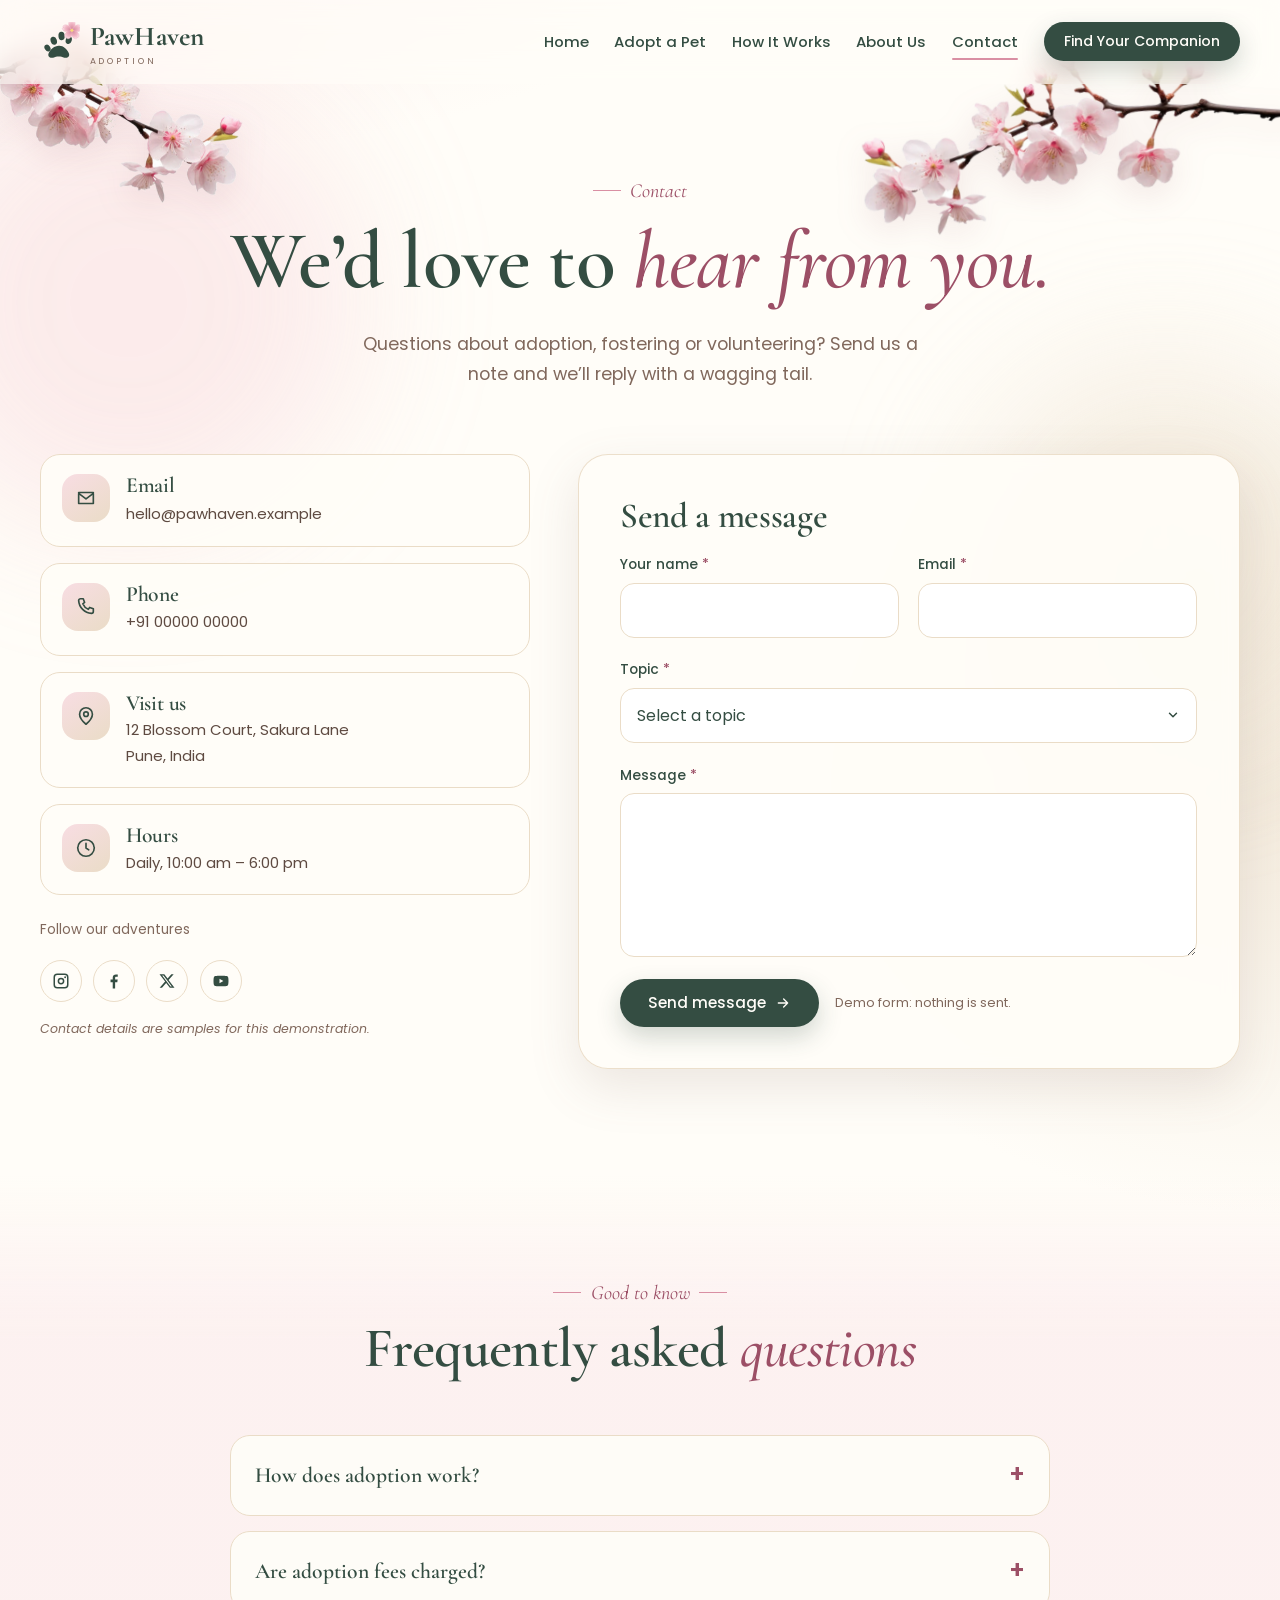
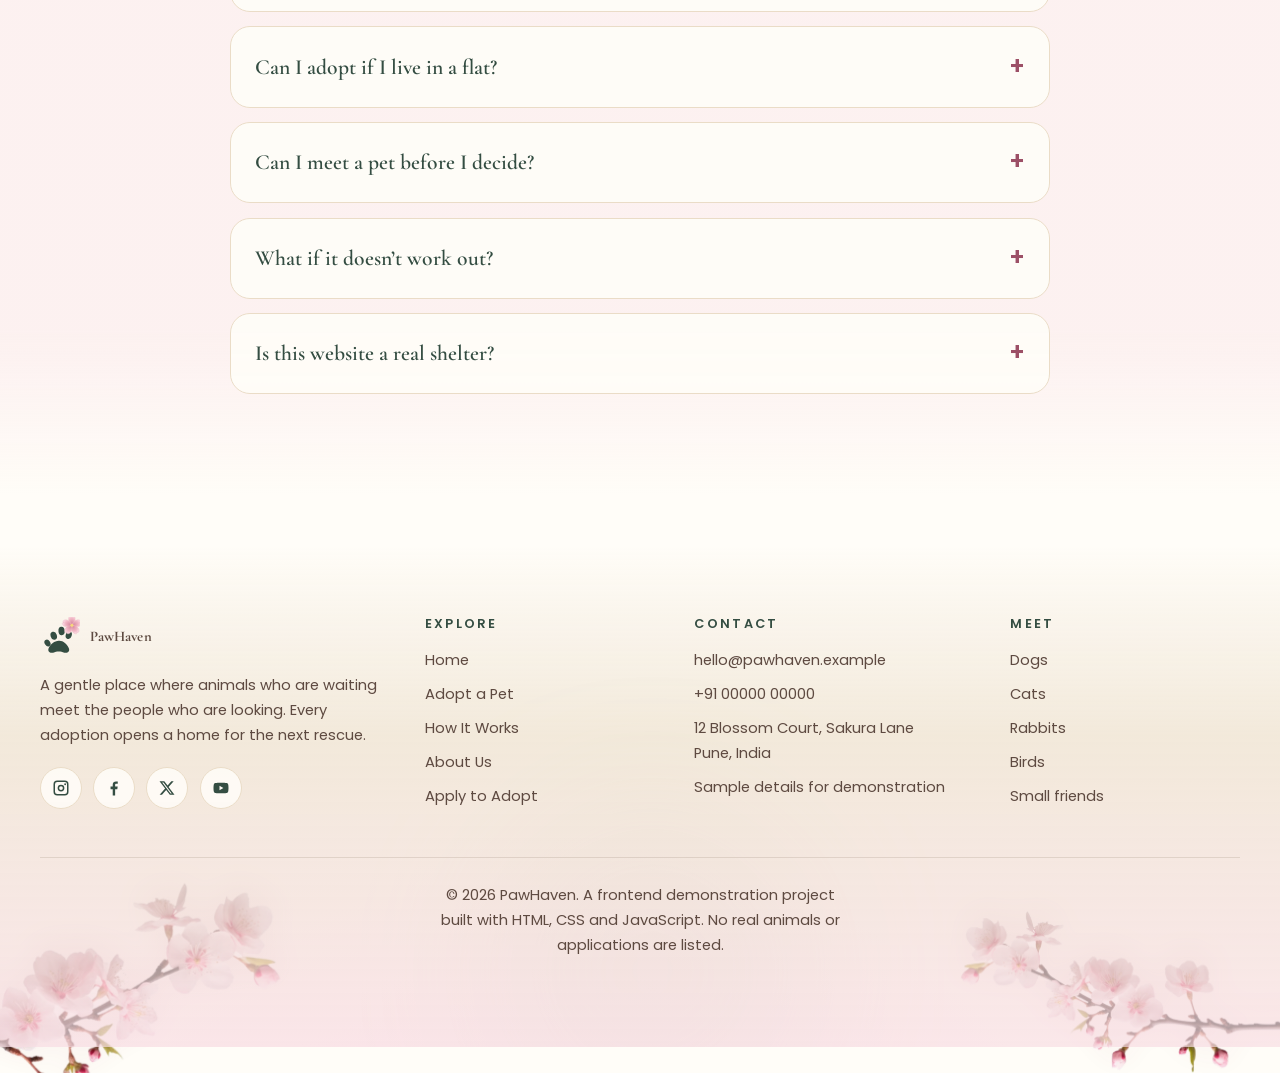
<file: contact.html>
<!DOCTYPE html>
<html lang="en">
<head>
<meta charset="utf-8">
<meta name="viewport" content="width=device-width, initial-scale=1">
<title>Contact — PawHaven</title>
<meta name="description" content="Contact PawHaven, find our details and read frequently asked questions.">
<meta name="theme-color" content="#FFFDF8">
<link rel="icon" type="image/svg+xml" href="images/logo.svg">
<link rel="preconnect" href="https://fonts.googleapis.com">
<link rel="preconnect" href="https://fonts.gstatic.com" crossorigin>
<link href="https://fonts.googleapis.com/css2?family=Cormorant+Garamond:ital,wght@0,500;0,600;0,700;1,500;1,600&family=Poppins:wght@300;400;500;600&display=swap" rel="stylesheet">
<link rel="stylesheet" href="css/style.css">
<script>document.documentElement.classList.add('js')</script>
</head>
<body>
<a class="skip-link" href="#main">Skip to content</a>
<div class="ambient" aria-hidden="true"><span></span><span></span><span></span></div>
<div class="petals" aria-hidden="true"><i style="--x:41%;--s:15px;--o:0.61;--t:25s;--d:-4s;--sp:8s;--drift:-19vw"></i><i style="--x:74%;--s:13px;--o:0.81;--t:30s;--d:-2s;--sp:4s;--drift:21vw"></i><i style="--x:8%;--s:16px;--o:0.49;--t:37s;--d:-3s;--sp:8s;--drift:-15vw"></i><i style="--x:80%;--s:23px;--o:0.68;--t:25s;--d:-36s;--sp:8s;--drift:9vw"></i><i style="--x:28%;--s:13px;--o:0.67;--t:28s;--d:-18s;--sp:7s;--drift:-25vw"></i><i style="--x:15%;--s:22px;--o:0.57;--t:29s;--d:-6s;--sp:8s;--drift:-19vw"></i><i style="--x:12%;--s:21px;--o:0.73;--t:42s;--d:-3s;--sp:8s;--drift:-23vw"></i><i style="--x:87%;--s:21px;--o:0.62;--t:34s;--d:-29s;--sp:8s;--drift:19vw"></i><i style="--x:38%;--s:16px;--o:0.77;--t:31s;--d:-5s;--sp:8s;--drift:24vw"></i><i style="--x:63%;--s:18px;--o:0.74;--t:33s;--d:-38s;--sp:4s;--drift:-24vw"></i><i style="--x:53%;--s:15px;--o:0.75;--t:28s;--d:-31s;--sp:7s;--drift:-10vw"></i><i style="--x:97%;--s:21px;--o:0.68;--t:34s;--d:-21s;--sp:6s;--drift:26vw"></i><i style="--x:58%;--s:14px;--o:0.79;--t:32s;--d:-30s;--sp:4s;--drift:-17vw"></i><i style="--x:82%;--s:22px;--o:0.85;--t:38s;--d:-18s;--sp:7s;--drift:8vw"></i><i style="--x:59%;--s:18px;--o:0.52;--t:27s;--d:-31s;--sp:4s;--drift:-17vw"></i></div>
<div class="page">
<img class="branch branch--tl" src="images/blossom/branch-cluster.webp" alt="" aria-hidden="true" width="900" height="520">
<img class="branch branch--tr" src="images/blossom/branch.webp" alt="" aria-hidden="true" width="1400" height="657">
<header class="site-header">
  <div class="wrap bar">
    <a class="logo" href="index.html" aria-label="PawHaven home"><img src="images/logo.svg" alt="" width="40" height="40"><span>PawHaven<small>Adoption</small></span></a>
    <nav class="nav-links" id="site-nav" aria-label="Main">
      <a href="index.html">Home</a><a href="adopt.html">Adopt a Pet</a><a href="index.html#how">How It Works</a><a href="about.html">About Us</a><a href="contact.html" aria-current="page">Contact</a>
      <a class="btn btn-primary btn-sm" href="adopt.html">Find Your Companion</a>
    </nav>
    <button class="nav-toggle" type="button" aria-expanded="false" aria-controls="site-nav" aria-label="Open menu"><span></span></button>
  </div>
</header>
<main id="main">

<section class="page-hero">
  <div class="wrap"><span class="eyebrow reveal">Contact</span><h1 class="reveal">We&rsquo;d love to <em class="accent">hear from you.</em></h1><p class="reveal">Questions about adoption, fostering or volunteering? Send us a note and we&rsquo;ll reply with a wagging tail.</p></div>
</section>
<section class="section" style="padding-top:1rem">
  <div class="wrap contact-grid">
    <div class="info-list">
      <div class="info reveal"><span class="ico"><svg viewBox="0 0 24 24" aria-hidden="true"><path d="M4 6h16v12H4zM4 7l8 6 8-6"/></svg></span><div><h3>Email</h3><a href="mailto:hello@pawhaven.example">hello@pawhaven.example</a></div></div>
      <div class="info reveal"><span class="ico"><svg viewBox="0 0 24 24" aria-hidden="true"><path d="M6 3h3l1.500 4-2 1.500a11 11 0 0 0 6 6L16 12.500 20 14v3a2 2 0 0 1-2 2A15 15 0 0 1 4 5a2 2 0 0 1 2-2Z"/></svg></span><div><h3>Phone</h3><a href="tel:+910000000000">+91 00000 00000</a></div></div>
      <div class="info reveal"><span class="ico"><svg viewBox="0 0 24 24" aria-hidden="true"><path d="M12 21s-7-6-7-11a7 7 0 0 1 14 0c0 5-7 11-7 11Z"/><circle cx="12" cy="10" r="2.500"/></svg></span><div><h3>Visit us</h3><p>12 Blossom Court, Sakura Lane<br>Pune, India</p></div></div>
      <div class="info reveal"><span class="ico"><svg viewBox="0 0 24 24" aria-hidden="true"><circle cx="12" cy="12" r="9"/><path d="M12 7v5l3 2"/></svg></span><div><h3>Hours</h3><p>Daily, 10:00 am &ndash; 6:00 pm</p></div></div>
      <div class="reveal"><p style="font-size:.85rem;color:var(--brown);margin:.4rem 0 0">Follow our adventures</p><div class="socials"><a href="https://www.instagram.com/" target="_blank" rel="noopener noreferrer" aria-label="PawHaven on Instagram"><svg viewBox="0 0 24 24" aria-hidden="true"><path fill-rule="evenodd" d="M7 2h10a5 5 0 0 1 5 5v10a5 5 0 0 1-5 5H7a5 5 0 0 1-5-5V7a5 5 0 0 1 5-5Zm0 2a3 3 0 0 0-3 3v10a3 3 0 0 0 3 3h10a3 3 0 0 0 3-3V7a3 3 0 0 0-3-3H7Zm5 3.5A4.5 4.5 0 1 1 7.5 12 4.5 4.5 0 0 1 12 7.5Zm0 2a2.5 2.5 0 1 0 2.5 2.5A2.5 2.5 0 0 0 12 9.5ZM17.5 5.8a1.2 1.2 0 1 1-1.2 1.2 1.2 1.2 0 0 1 1.2-1.2Z"/></svg></a><a href="https://www.facebook.com/" target="_blank" rel="noopener noreferrer" aria-label="PawHaven on Facebook"><svg viewBox="0 0 24 24" aria-hidden="true"><path d="M13.5 22v-8.5h2.9l.5-3.4h-3.4V8c0-1 .3-1.7 1.8-1.7H17V3.3C16.7 3.3 15.7 3.2 14.6 3.2c-2.600 0-4.300 1.500-4.300 4.400v2.500H7.400v3.400h2.900V22h3.200Z"/></svg></a><a href="https://x.com/" target="_blank" rel="noopener noreferrer" aria-label="PawHaven on X"><svg viewBox="0 0 24 24" aria-hidden="true"><path d="M17.8 3h3.1l-6.800 7.700L22 21h-6.200l-4.900-6.300L5.300 21H2.200l7.300-8.300L2 3h6.400l4.400 5.800L17.800 3Zm-1.100 16.200h1.700L7.300 4.700H5.500l11.200 14.500Z"/></svg></a><a href="https://www.youtube.com/" target="_blank" rel="noopener noreferrer" aria-label="PawHaven on YouTube"><svg viewBox="0 0 24 24" aria-hidden="true"><path d="M21.600 7.200a2.500 2.500 0 0 0-1.800-1.800C18.200 5 12 5 12 5s-6.200 0-7.800.4A2.500 2.500 0 0 0 2.400 7.200C2 8.800 2 12 2 12s0 3.200.4 4.800a2.500 2.500 0 0 0 1.800 1.800C5.800 19 12 19 12 19s6.200 0 7.800-.4a2.500 2.500 0 0 0 1.800-1.800C22 15.200 22 12 22 12s0-3.200-.4-4.800ZM10 15V9l5.200 3L10 15Z"/></svg></a></div><p class="hint" style="font-size:.78rem;color:var(--brown);margin-top:1rem;font-style:italic">Contact details are samples for this demonstration.</p></div>
    </div>
    <div class="panel reveal" id="contact-box">
      <h2 style="font-size:2.2rem">Send a message</h2>
      <form id="contact-form" novalidate aria-label="Contact form">
        <div class="form-grid">
          <div class="field"><label for="c-name">Your name <span class="req" aria-hidden="true">*</span></label><input id="c-name" type="text" name="name" required autocomplete="name" minlength="2" aria-describedby="e-cname" data-msg-required="Please tell us your name."><p class="error" id="e-cname" role="alert"></p></div>
          <div class="field"><label for="c-email">Email <span class="req" aria-hidden="true">*</span></label><input id="c-email" type="email" name="email" required autocomplete="email" aria-describedby="e-cemail" data-msg-required="We need your email to reply." data-msg-type="Please enter a valid email address."><p class="error" id="e-cemail" role="alert"></p></div>
          <div class="field full"><label for="c-subject">Topic <span class="req" aria-hidden="true">*</span></label><select id="c-subject" name="subject" required aria-describedby="e-csubject" data-msg-required="Please choose a topic."><option value="">Select a topic</option><option>Adoption question</option><option>Fostering or volunteering</option><option>Donations &amp; partnerships</option><option>Something else</option></select><p class="error" id="e-csubject" role="alert"></p></div>
          <div class="field full"><label for="c-msg">Message <span class="req" aria-hidden="true">*</span></label><textarea id="c-msg" name="message" rows="5" required minlength="15" aria-describedby="e-cmsg" data-msg-required="Please write us a few words." data-msg-short="Please write a little more (at least 15 characters)."></textarea><p class="error" id="e-cmsg" role="alert"></p></div>
        </div>
        <div class="form-actions" style="margin-top:1.4rem"><button class="btn btn-primary" type="submit">Send message <svg viewBox="0 0 24 24" fill="none" stroke="currentColor" stroke-width="2" stroke-linecap="round" stroke-linejoin="round" aria-hidden="true"><path d="M5 12h14M13 6l6 6-6 6"/></svg></button><span class="hint" style="font-size:.8rem;color:var(--brown)">Demo form: nothing is sent.</span></div>
      </form>
    </div>
  </div>
</section>
<section class="section section--tint" aria-labelledby="faq-h">
  <div class="wrap"><div class="section-head center reveal"><span class="eyebrow">Good to know</span><h2 id="faq-h">Frequently asked <em class="accent">questions</em></h2></div><div class="faq"><details class="reveal"><summary>How does adoption work?</summary><p>Browse pets, save your favourites, then submit an application. In a real adoption, the shelter reviews your details, arranges a meeting and completes the paperwork with you.</p></details><details class="reveal"><summary>Are adoption fees charged?</summary><p>This is a demonstration site, so no fees are charged. Real shelters usually ask for a modest fee that helps cover vaccinations, neutering and care.</p></details><details class="reveal"><summary>Can I adopt if I live in a flat?</summary><p>Often, yes. Many cats, small pets and calm dogs are happy in flats. Each profile lists special requirements so you can choose with confidence.</p></details><details class="reveal"><summary>Can I meet a pet before I decide?</summary><p>A meeting is a key part of any good adoption. Contact the shelter listed on the profile to arrange a visit.</p></details><details class="reveal"><summary>What if it doesn&rsquo;t work out?</summary><p>Responsible shelters help with training advice first, and will take an animal back rather than see them re-homed carelessly.</p></details><details class="reveal"><summary>Is this website a real shelter?</summary><p>No. PawHaven is a frontend demonstration built with HTML, CSS and JavaScript. The pets, people and contact details are illustrative, and forms are not sent anywhere.</p></details></div></div>
</section>

</main>
<footer class="site-footer">
  <div class="wrap footer-grid">
    <div>
      <a class="logo" href="index.html"><img src="images/logo.svg" alt="" width="40" height="40"><span>PawHaven</span></a>
      <p>A gentle place where animals who are waiting meet the people who are looking. Every adoption opens a home for the next rescue.</p>
      <div class="socials"><a href="https://www.instagram.com/" target="_blank" rel="noopener noreferrer" aria-label="PawHaven on Instagram"><svg viewBox="0 0 24 24" aria-hidden="true"><path fill-rule="evenodd" d="M7 2h10a5 5 0 0 1 5 5v10a5 5 0 0 1-5 5H7a5 5 0 0 1-5-5V7a5 5 0 0 1 5-5Zm0 2a3 3 0 0 0-3 3v10a3 3 0 0 0 3 3h10a3 3 0 0 0 3-3V7a3 3 0 0 0-3-3H7Zm5 3.5A4.5 4.5 0 1 1 7.5 12 4.5 4.5 0 0 1 12 7.5Zm0 2a2.5 2.5 0 1 0 2.5 2.5A2.5 2.5 0 0 0 12 9.5ZM17.5 5.8a1.2 1.2 0 1 1-1.2 1.2 1.2 1.2 0 0 1 1.2-1.2Z"/></svg></a><a href="https://www.facebook.com/" target="_blank" rel="noopener noreferrer" aria-label="PawHaven on Facebook"><svg viewBox="0 0 24 24" aria-hidden="true"><path d="M13.5 22v-8.5h2.9l.5-3.4h-3.4V8c0-1 .3-1.7 1.8-1.7H17V3.3C16.7 3.3 15.7 3.2 14.6 3.2c-2.600 0-4.300 1.500-4.300 4.400v2.500H7.400v3.400h2.900V22h3.200Z"/></svg></a><a href="https://x.com/" target="_blank" rel="noopener noreferrer" aria-label="PawHaven on X"><svg viewBox="0 0 24 24" aria-hidden="true"><path d="M17.8 3h3.1l-6.800 7.700L22 21h-6.200l-4.900-6.300L5.300 21H2.200l7.300-8.300L2 3h6.400l4.400 5.800L17.800 3Zm-1.100 16.200h1.700L7.300 4.700H5.500l11.200 14.500Z"/></svg></a><a href="https://www.youtube.com/" target="_blank" rel="noopener noreferrer" aria-label="PawHaven on YouTube"><svg viewBox="0 0 24 24" aria-hidden="true"><path d="M21.600 7.200a2.500 2.500 0 0 0-1.800-1.800C18.200 5 12 5 12 5s-6.200 0-7.800.4A2.500 2.500 0 0 0 2.400 7.200C2 8.800 2 12 2 12s0 3.200.4 4.800a2.500 2.500 0 0 0 1.800 1.800C5.800 19 12 19 12 19s6.200 0 7.800-.4a2.500 2.500 0 0 0 1.800-1.800C22 15.200 22 12 22 12s0-3.200-.4-4.800ZM10 15V9l5.200 3L10 15Z"/></svg></a></div>
    </div>
    <div><h4>Explore</h4><ul><li><a href="index.html">Home</a></li><li><a href="adopt.html">Adopt a Pet</a></li><li><a href="index.html#how">How It Works</a></li><li><a href="about.html">About Us</a></li><li><a href="apply.html">Apply to Adopt</a></li></ul></div>
    <div><h4>Contact</h4><ul><li><a href="mailto:hello@pawhaven.example">hello@pawhaven.example</a></li><li><a href="tel:+910000000000">+91 00000 00000</a></li><li>12 Blossom Court, Sakura Lane<br>Pune, India</li><li>Sample details for demonstration</li></ul></div>
    <div><h4>Meet</h4><ul><li><a href="adopt.html?type=Dog">Dogs</a></li><li><a href="adopt.html?type=Cat">Cats</a></li><li><a href="adopt.html?type=Rabbit">Rabbits</a></li><li><a href="adopt.html?type=Bird">Birds</a></li><li><a href="adopt.html?type=Other">Small friends</a></li></ul></div>
  </div>
  <div class="wrap footer-bottom"><p>&copy; <span data-year>2026</span> PawHaven. A frontend demonstration project built with HTML, CSS and JavaScript. No real animals or applications are listed.</p></div>
</footer>
<img class="branch branch--bl" src="images/blossom/branch-cluster.webp" alt="" aria-hidden="true" width="900" height="520" loading="lazy">
<img class="branch branch--br" src="images/blossom/branch.webp" alt="" aria-hidden="true" width="1400" height="657" loading="lazy">
</div>
<script src="js/main.js"></script>
<script src="js/forms.js"></script><script src="js/contact.js"></script>
</body>
</html>
</file>
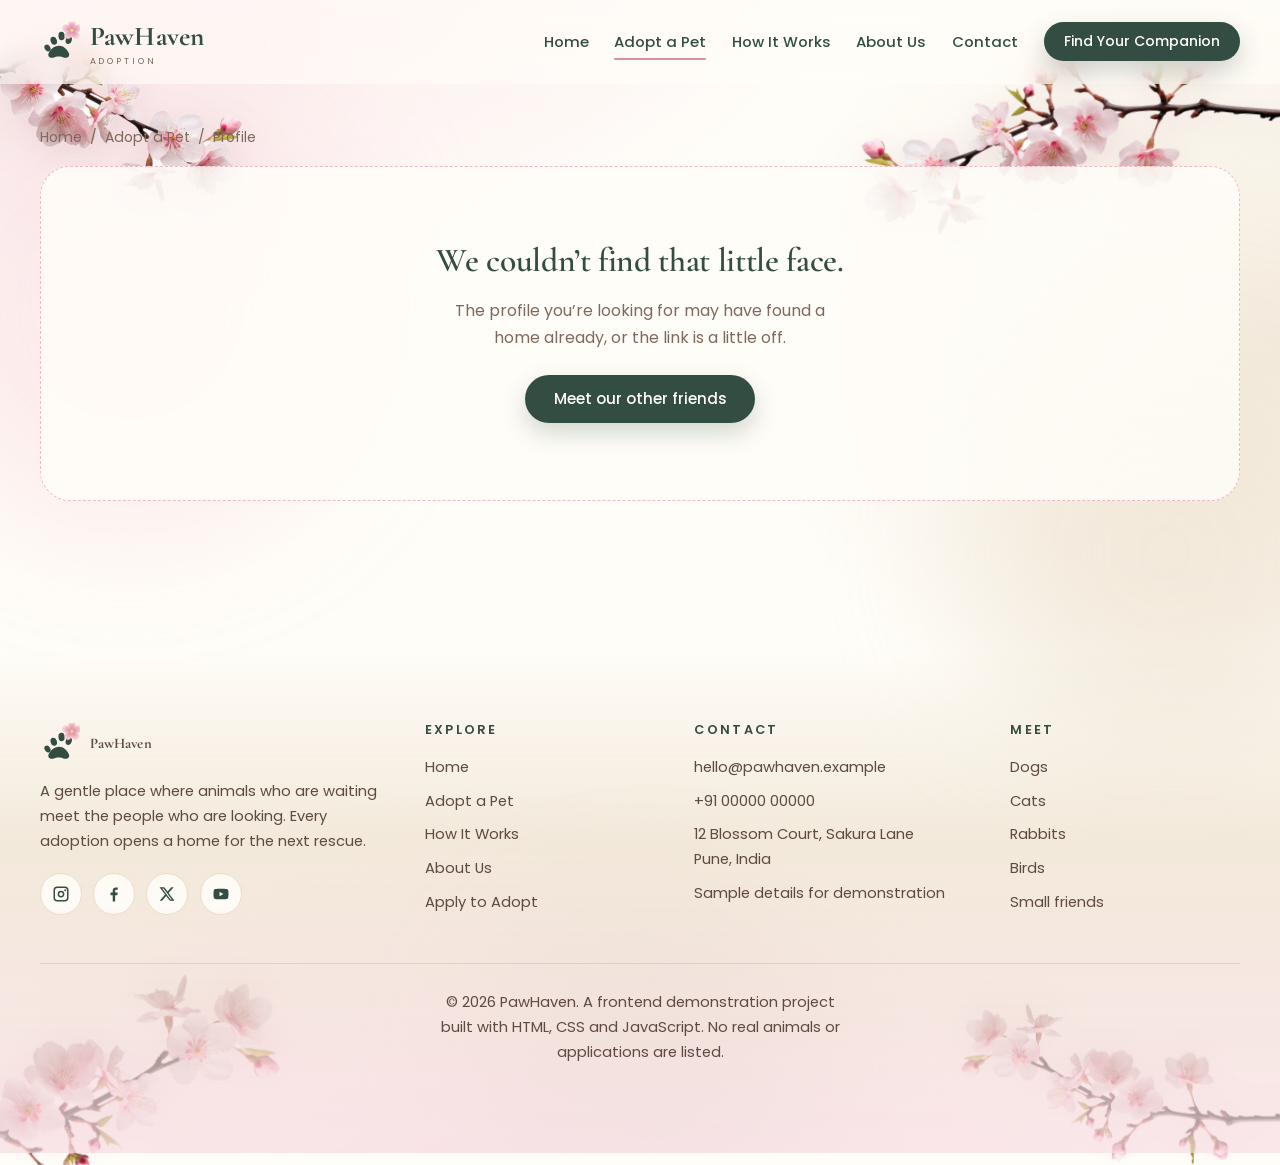
<file: pet.html>
<!DOCTYPE html>
<html lang="en">
<head>
<meta charset="utf-8">
<meta name="viewport" content="width=device-width, initial-scale=1">
<title>Pet Profile — PawHaven</title>
<meta name="description" content="Get to know this animal: personality, health, story and how to adopt.">
<meta name="theme-color" content="#FFFDF8">
<link rel="icon" type="image/svg+xml" href="images/logo.svg">
<link rel="preconnect" href="https://fonts.googleapis.com">
<link rel="preconnect" href="https://fonts.gstatic.com" crossorigin>
<link href="https://fonts.googleapis.com/css2?family=Cormorant+Garamond:ital,wght@0,500;0,600;0,700;1,500;1,600&family=Poppins:wght@300;400;500;600&display=swap" rel="stylesheet">
<link rel="stylesheet" href="css/style.css">
<script>document.documentElement.classList.add('js')</script>
</head>
<body>
<a class="skip-link" href="#main">Skip to content</a>
<div class="ambient" aria-hidden="true"><span></span><span></span><span></span></div>
<div class="petals" aria-hidden="true"><i style="--x:41%;--s:15px;--o:0.61;--t:25s;--d:-4s;--sp:8s;--drift:-19vw"></i><i style="--x:74%;--s:13px;--o:0.81;--t:30s;--d:-2s;--sp:4s;--drift:21vw"></i><i style="--x:8%;--s:16px;--o:0.49;--t:37s;--d:-3s;--sp:8s;--drift:-15vw"></i><i style="--x:80%;--s:23px;--o:0.68;--t:25s;--d:-36s;--sp:8s;--drift:9vw"></i><i style="--x:28%;--s:13px;--o:0.67;--t:28s;--d:-18s;--sp:7s;--drift:-25vw"></i><i style="--x:15%;--s:22px;--o:0.57;--t:29s;--d:-6s;--sp:8s;--drift:-19vw"></i><i style="--x:12%;--s:21px;--o:0.73;--t:42s;--d:-3s;--sp:8s;--drift:-23vw"></i><i style="--x:87%;--s:21px;--o:0.62;--t:34s;--d:-29s;--sp:8s;--drift:19vw"></i><i style="--x:38%;--s:16px;--o:0.77;--t:31s;--d:-5s;--sp:8s;--drift:24vw"></i><i style="--x:63%;--s:18px;--o:0.74;--t:33s;--d:-38s;--sp:4s;--drift:-24vw"></i><i style="--x:53%;--s:15px;--o:0.75;--t:28s;--d:-31s;--sp:7s;--drift:-10vw"></i><i style="--x:97%;--s:21px;--o:0.68;--t:34s;--d:-21s;--sp:6s;--drift:26vw"></i><i style="--x:58%;--s:14px;--o:0.79;--t:32s;--d:-30s;--sp:4s;--drift:-17vw"></i><i style="--x:82%;--s:22px;--o:0.85;--t:38s;--d:-18s;--sp:7s;--drift:8vw"></i><i style="--x:59%;--s:18px;--o:0.52;--t:27s;--d:-31s;--sp:4s;--drift:-17vw"></i></div>
<div class="page">
<img class="branch branch--tl" src="images/blossom/branch-cluster.webp" alt="" aria-hidden="true" width="900" height="520">
<img class="branch branch--tr" src="images/blossom/branch.webp" alt="" aria-hidden="true" width="1400" height="657">
<header class="site-header">
  <div class="wrap bar">
    <a class="logo" href="index.html" aria-label="PawHaven home"><img src="images/logo.svg" alt="" width="40" height="40"><span>PawHaven<small>Adoption</small></span></a>
    <nav class="nav-links" id="site-nav" aria-label="Main">
      <a href="index.html">Home</a><a href="adopt.html" aria-current="page">Adopt a Pet</a><a href="index.html#how">How It Works</a><a href="about.html">About Us</a><a href="contact.html">Contact</a>
      <a class="btn btn-primary btn-sm" href="adopt.html">Find Your Companion</a>
    </nav>
    <button class="nav-toggle" type="button" aria-expanded="false" aria-controls="site-nav" aria-label="Open menu"><span></span></button>
  </div>
</header>
<main id="main">

<div class="wrap">
  <nav class="crumbs" aria-label="Breadcrumb"><a href="index.html">Home</a> &nbsp;/&nbsp; <a href="adopt.html">Adopt a Pet</a> &nbsp;/&nbsp; <span id="crumb-name">Profile</span></nav>
</div>
<section class="section" style="padding-top:1rem">
  <div class="wrap" id="profile" aria-live="polite"><p class="center">Loading profile&hellip;</p></div>
</section>

</main>
<footer class="site-footer">
  <div class="wrap footer-grid">
    <div>
      <a class="logo" href="index.html"><img src="images/logo.svg" alt="" width="40" height="40"><span>PawHaven</span></a>
      <p>A gentle place where animals who are waiting meet the people who are looking. Every adoption opens a home for the next rescue.</p>
      <div class="socials"><a href="https://www.instagram.com/" target="_blank" rel="noopener noreferrer" aria-label="PawHaven on Instagram"><svg viewBox="0 0 24 24" aria-hidden="true"><path fill-rule="evenodd" d="M7 2h10a5 5 0 0 1 5 5v10a5 5 0 0 1-5 5H7a5 5 0 0 1-5-5V7a5 5 0 0 1 5-5Zm0 2a3 3 0 0 0-3 3v10a3 3 0 0 0 3 3h10a3 3 0 0 0 3-3V7a3 3 0 0 0-3-3H7Zm5 3.5A4.5 4.5 0 1 1 7.5 12 4.5 4.5 0 0 1 12 7.5Zm0 2a2.5 2.5 0 1 0 2.5 2.5A2.5 2.5 0 0 0 12 9.5ZM17.5 5.8a1.2 1.2 0 1 1-1.2 1.2 1.2 1.2 0 0 1 1.2-1.2Z"/></svg></a><a href="https://www.facebook.com/" target="_blank" rel="noopener noreferrer" aria-label="PawHaven on Facebook"><svg viewBox="0 0 24 24" aria-hidden="true"><path d="M13.5 22v-8.5h2.9l.5-3.4h-3.4V8c0-1 .3-1.7 1.8-1.7H17V3.3C16.7 3.3 15.7 3.2 14.6 3.2c-2.600 0-4.300 1.500-4.300 4.400v2.500H7.400v3.400h2.900V22h3.200Z"/></svg></a><a href="https://x.com/" target="_blank" rel="noopener noreferrer" aria-label="PawHaven on X"><svg viewBox="0 0 24 24" aria-hidden="true"><path d="M17.8 3h3.1l-6.800 7.700L22 21h-6.200l-4.900-6.300L5.300 21H2.200l7.300-8.300L2 3h6.400l4.400 5.800L17.800 3Zm-1.100 16.200h1.700L7.300 4.700H5.500l11.200 14.500Z"/></svg></a><a href="https://www.youtube.com/" target="_blank" rel="noopener noreferrer" aria-label="PawHaven on YouTube"><svg viewBox="0 0 24 24" aria-hidden="true"><path d="M21.600 7.200a2.500 2.500 0 0 0-1.800-1.800C18.200 5 12 5 12 5s-6.200 0-7.800.4A2.500 2.500 0 0 0 2.400 7.200C2 8.800 2 12 2 12s0 3.200.4 4.800a2.500 2.500 0 0 0 1.800 1.800C5.800 19 12 19 12 19s6.200 0 7.800-.4a2.500 2.500 0 0 0 1.800-1.800C22 15.200 22 12 22 12s0-3.200-.4-4.800ZM10 15V9l5.200 3L10 15Z"/></svg></a></div>
    </div>
    <div><h4>Explore</h4><ul><li><a href="index.html">Home</a></li><li><a href="adopt.html">Adopt a Pet</a></li><li><a href="index.html#how">How It Works</a></li><li><a href="about.html">About Us</a></li><li><a href="apply.html">Apply to Adopt</a></li></ul></div>
    <div><h4>Contact</h4><ul><li><a href="mailto:hello@pawhaven.example">hello@pawhaven.example</a></li><li><a href="tel:+910000000000">+91 00000 00000</a></li><li>12 Blossom Court, Sakura Lane<br>Pune, India</li><li>Sample details for demonstration</li></ul></div>
    <div><h4>Meet</h4><ul><li><a href="adopt.html?type=Dog">Dogs</a></li><li><a href="adopt.html?type=Cat">Cats</a></li><li><a href="adopt.html?type=Rabbit">Rabbits</a></li><li><a href="adopt.html?type=Bird">Birds</a></li><li><a href="adopt.html?type=Other">Small friends</a></li></ul></div>
  </div>
  <div class="wrap footer-bottom"><p>&copy; <span data-year>2026</span> PawHaven. A frontend demonstration project built with HTML, CSS and JavaScript. No real animals or applications are listed.</p></div>
</footer>
<img class="branch branch--bl" src="images/blossom/branch-cluster.webp" alt="" aria-hidden="true" width="900" height="520" loading="lazy">
<img class="branch branch--br" src="images/blossom/branch.webp" alt="" aria-hidden="true" width="1400" height="657" loading="lazy">
</div>
<script src="js/main.js"></script>
<script src="js/pets.js"></script><script src="js/pet.js"></script>
</body>
</html>
</file>
<file: css/style.css>
/* =========================================================
   PAWHAVEN — Cherry-blossom pet adoption
   HTML5 + CSS3 + vanilla JS only
   ========================================================= */

@view-transition { navigation: auto; }

:root {
  /* palette */
  --ivory: #FFFDF8;
  --blush: #F8DDE3;
  --cherry: #F2B8C6;
  --rose: #D98FA3;
  --sage: #B7C9B0;
  --forest: #344D42;
  --brown: #80685C;
  --champagne: #EADCC7;
  /* derived shades (text-safe versions) */
  --rose-deep: #9C4F66;
  --forest-dark: #263A31;
  --blush-soft: #FDF1F4;
  --sage-soft: #E9F0E5;
  --error: #A33A53;

  --serif: 'Cormorant Garamond', 'Playfair Display', Georgia, 'Times New Roman', serif;
  --sans: 'Poppins', 'Inter', system-ui, -apple-system, 'Segoe UI', Roboto, sans-serif;

  --shadow-sm: 0 6px 18px rgba(128, 104, 92, .10);
  --shadow: 0 18px 50px rgba(128, 104, 92, .15);
  --shadow-pink: 0 22px 50px rgba(217, 143, 163, .30);

  --r-sm: 12px;
  --r-md: 20px;
  --r-lg: 30px;
  --ease: cubic-bezier(.22, .8, .24, 1);
  --wrap: 1200px;
}

/* ---------- reset ---------- */
*, *::before, *::after { box-sizing: border-box; }
html { scroll-padding-top: 110px; scroll-behavior: smooth; -webkit-text-size-adjust: 100%; }
body {
  margin: 0;
  font-family: var(--sans);
  font-size: 1rem;
  line-height: 1.7;
  color: var(--forest);
  background: var(--ivory);
  overflow-x: clip;
  -webkit-font-smoothing: antialiased;
  animation: pageIn .7s var(--ease) both;
}
@keyframes pageIn { from { opacity: 0; transform: translateY(8px); } to { opacity: 1; transform: none; } }

img, video, svg { max-width: 100%; display: block; }
img { height: auto; }
a { color: inherit; text-decoration: none; }
button, input, select, textarea { font: inherit; color: inherit; }
button { cursor: pointer; }
h1, h2, h3, h4 { font-family: var(--serif); font-weight: 600; line-height: 1.1; margin: 0 0 .5em; letter-spacing: -.01em; }
p { margin: 0 0 1em; }
ul { margin: 0; padding: 0; list-style: none; }

:focus-visible {
  outline: 3px solid var(--forest);
  outline-offset: 3px;
  border-radius: 8px;
}
.skip-link {
  position: absolute; left: 1rem; top: -4rem; z-index: 300;
  background: var(--forest); color: var(--ivory); padding: .7rem 1.1rem; border-radius: 999px;
  transition: top .2s;
}
.skip-link:focus { top: 1rem; }
.sr-only { position: absolute; width: 1px; height: 1px; overflow: hidden; clip: rect(0 0 0 0); white-space: nowrap; }

.wrap { width: min(var(--wrap), 100% - 2.5rem); margin-inline: auto; }

/* ---------- atmosphere ---------- */
.ambient { position: fixed; inset: 0; z-index: -1; pointer-events: none; overflow: hidden;
  background:
    radial-gradient(1200px 700px at 12% -10%, rgba(248, 221, 227, .75), transparent 60%),
    radial-gradient(900px 700px at 100% 30%, rgba(234, 220, 199, .55), transparent 60%),
    radial-gradient(1000px 800px at 40% 110%, rgba(248, 221, 227, .55), transparent 60%),
    var(--ivory);
}
.ambient span { position: absolute; border-radius: 50%; filter: blur(70px); opacity: .55; will-change: transform; }
.ambient span:nth-child(1) { width: 36vw; height: 36vw; left: -8vw; top: 8vh; background: rgba(242, 184, 198, .45); animation: drift1 38s ease-in-out infinite alternate; }
.ambient span:nth-child(2) { width: 30vw; height: 30vw; right: -6vw; top: 40vh; background: rgba(234, 220, 199, .8); animation: drift2 46s ease-in-out infinite alternate; }
.ambient span:nth-child(3) { width: 26vw; height: 26vw; left: 38vw; bottom: -10vh; background: rgba(183, 201, 176, .35); animation: drift3 52s ease-in-out infinite alternate; }
@keyframes drift1 { to { transform: translate(8vw, 10vh) scale(1.12); } }
@keyframes drift2 { to { transform: translate(-9vw, -8vh) scale(1.08); } }
@keyframes drift3 { to { transform: translate(-10vw, -6vh) scale(1.18); } }

/* floating petals (pure CSS animation) */
.petals { position: fixed; inset: 0; z-index: 60; pointer-events: none; overflow: hidden; }
.petals i {
  position: absolute; top: -8vh; left: var(--x);
  width: var(--s); height: calc(var(--s) * 1.25);
  background: url(../images/petal.svg) center / contain no-repeat;
  opacity: var(--o);
  animation: petalFall var(--t) linear var(--d) infinite, petalSpin var(--sp) ease-in-out var(--d) infinite alternate;
  will-change: translate, transform;
}
.petals i:nth-child(3n) { background-image: url(../images/petal-2.svg); }
@keyframes petalFall {
  from { translate: 0 0; }
  to   { translate: var(--drift) 118vh; }
}
@keyframes petalSpin {
  from { transform: rotate(-35deg) rotateY(0deg) translateX(-18px); }
  to   { transform: rotate(55deg)  rotateY(70deg) translateX(18px); }
}

/* blossom branches (transparent WebP) */
.page { position: relative; min-height: 100vh; display: flex; flex-direction: column; overflow-x: clip; }
.page > main { flex: 1; }
.branch {
  position: absolute; z-index: 1; pointer-events: none; user-select: none;
  filter: drop-shadow(0 10px 16px rgba(156, 79, 102, .12));
  will-change: transform;
}
.branch--tr { top: 56px; right: -1.5%; width: clamp(250px, 34vw, 520px); transform: translateY(var(--py, 0px)) rotate(4deg); transform-origin: 100% 30%; }
.branch--tl { top: 44px; left: -1%; width: clamp(180px, 20vw, 310px); transform: translateY(var(--py, 0px)) scaleX(-1); }
.branch--bl { bottom: -1%; left: -2%; width: clamp(190px, 24vw, 380px); transform: scale(-1, -1); opacity: .95; }
.branch--br { bottom: -1%; right: -2%; width: clamp(210px, 27vw, 430px); transform: scaleY(-1); opacity: .95; }

/* ---------- header ---------- */
.site-header {
  position: sticky; top: 0; z-index: 100;
  background: rgba(255, 253, 248, .62);
  backdrop-filter: blur(14px) saturate(1.25);
  -webkit-backdrop-filter: blur(14px) saturate(1.25);
  border-bottom: 1px solid rgba(234, 220, 199, .0);
  transition: background .4s var(--ease), box-shadow .4s var(--ease), border-color .4s;
}
.site-header.scrolled { background: rgba(255, 253, 248, .86); box-shadow: 0 10px 30px rgba(128, 104, 92, .08); border-color: rgba(234, 220, 199, .7); }
.bar { display: flex; align-items: center; justify-content: space-between; gap: 1.2rem; padding: .85rem 0; }
.logo { display: inline-flex; align-items: center; gap: .6rem; font-family: var(--serif); font-size: 1.7rem; font-weight: 700; letter-spacing: .01em; color: var(--forest); }
.logo img { width: 40px; height: 40px; transition: transform .6s var(--ease); }
.logo:hover img { transform: rotate(-12deg) scale(1.08); }
.logo small { font-family: var(--sans); font-weight: 400; display: block; font-size: .56rem; letter-spacing: .32em; text-transform: uppercase; color: var(--brown); margin-top: -.35rem; }
.nav-links { display: flex; align-items: center; gap: clamp(.9rem, 2vw, 2rem); }
.nav-links a:not(.btn) { position: relative; font-size: .93rem; font-weight: 500; padding: .35rem 0; color: var(--forest); }
.nav-links a:not(.btn)::after { content: ''; position: absolute; left: 0; bottom: 0; height: 2px; width: 100%; background: var(--rose); border-radius: 2px; transform: scaleX(0); transform-origin: left; transition: transform .45s var(--ease); }
.nav-links a:not(.btn):hover::after, .nav-links a[aria-current="page"]::after { transform: scaleX(1); }
.nav-toggle { display: none; width: 46px; height: 46px; border-radius: 50%; border: 1px solid var(--champagne); background: var(--ivory); align-items: center; justify-content: center; }
.nav-toggle span, .nav-toggle span::before, .nav-toggle span::after { display: block; width: 20px; height: 2px; background: var(--forest); border-radius: 2px; position: relative; transition: transform .35s var(--ease), background .2s; }
.nav-toggle span::before, .nav-toggle span::after { content: ''; position: absolute; left: 0; }
.nav-toggle span::before { top: -6px; } .nav-toggle span::after { top: 6px; }
.nav-open .nav-toggle span { background: transparent; }
.nav-open .nav-toggle span::before { transform: translateY(6px) rotate(45deg); }
.nav-open .nav-toggle span::after { transform: translateY(-6px) rotate(-45deg); }

/* ---------- buttons ---------- */
.btn {
  display: inline-flex; align-items: center; justify-content: center; gap: .55rem;
  padding: .85rem 1.7rem; border-radius: 999px; border: 1.5px solid transparent;
  font-weight: 500; font-size: .95rem; line-height: 1.2; text-align: center;
  transition: transform .35s var(--ease), box-shadow .35s var(--ease), background .3s, color .3s, border-color .3s;
}
.btn svg { width: 1.05em; height: 1.05em; transition: transform .35s var(--ease); }
.btn:hover svg { transform: translateX(3px); }
.btn-primary { background: var(--forest); color: var(--ivory); box-shadow: 0 10px 24px rgba(52, 77, 66, .22); }
.btn-primary:hover { transform: translateY(-3px); background: var(--forest-dark); box-shadow: 0 16px 34px rgba(52, 77, 66, .28), 0 0 0 6px rgba(242, 184, 198, .35); }
.btn-ghost { background: rgba(255, 253, 248, .7); border-color: var(--forest); color: var(--forest); }
.btn-ghost:hover { transform: translateY(-3px); background: var(--blush); box-shadow: var(--shadow-pink); }
.btn-soft { background: var(--blush); color: var(--forest); }
.btn-soft:hover { transform: translateY(-3px); background: var(--cherry); box-shadow: var(--shadow-pink); }
.btn-sm { padding: .6rem 1.2rem; font-size: .88rem; }
.btn-block { width: 100%; }

/* ---------- type helpers ---------- */
.eyebrow { font-family: var(--serif); font-style: italic; font-size: 1.25rem; color: var(--rose-deep); display: inline-flex; align-items: center; gap: .6rem; margin-bottom: .5rem; }
.eyebrow::before { content: ''; width: 28px; height: 1px; background: var(--rose); }
.center .eyebrow::after { content: ''; width: 28px; height: 1px; background: var(--rose); }
.center { text-align: center; }
.section { padding: clamp(3.5rem, 8vw, 7rem) 0; position: relative; z-index: 2; }
.section--tint { background: linear-gradient(180deg, transparent, rgba(248, 221, 227, .38) 18%, rgba(248, 221, 227, .38) 82%, transparent); }
.section--champagne { background: linear-gradient(180deg, transparent, rgba(234, 220, 199, .42) 18%, rgba(234, 220, 199, .42) 82%, transparent); }
.section-head { max-width: 680px; margin: 0 auto clamp(2rem, 5vw, 3.5rem); text-align: center; }
.section-head h2 { font-size: clamp(2.2rem, 4.6vw, 3.5rem); }
.section-head p { color: var(--brown); font-size: 1.05rem; }
.lead { font-size: 1.1rem; color: var(--brown); max-width: 52ch; }
em.accent { font-style: italic; color: var(--rose-deep); font-weight: 500; }

/* reveal on scroll (only when JS is available) */
.js .reveal { opacity: 0; transform: translateY(26px); transition: opacity .9s var(--ease), transform .9s var(--ease); transition-delay: var(--delay, 0s); }
.js .reveal.in { opacity: 1; transform: none; }

/* ---------- hero ---------- */
.hero { position: relative; z-index: 2; padding: clamp(3.5rem, 7vw, 6rem) 0 clamp(3rem, 7vw, 6rem); }
.hero-grid { display: grid; grid-template-columns: 1.02fr .98fr; gap: clamp(2rem, 5vw, 5rem); align-items: center; }
.hero h1 { font-size: clamp(3.1rem, 6.6vw, 6rem); line-height: .98; margin-bottom: .35em; }
.hero h1 em { font-style: italic; color: var(--rose-deep); font-weight: 500; }
.hero .lead { margin-bottom: 2rem; }
.hero-cta { display: flex; flex-wrap: wrap; gap: 1rem; }
.hero-note { display: flex; align-items: center; gap: .9rem; margin-top: 2.4rem; color: var(--brown); font-size: .9rem; }
.hero-note .dots { display: flex; }
.hero-note .dots i { width: 34px; height: 34px; border-radius: 50%; border: 2px solid var(--ivory); margin-left: -10px; background-size: cover; background-position: center; box-shadow: var(--shadow-sm); }
.hero-note .dots i:first-child { margin-left: 0; }

.hero-media { position: relative; padding: 0 0 2rem 2rem; }
.hero-media::before { content: ''; position: absolute; inset: 2.2rem -1.2rem -.4rem 3.2rem; border-radius: 230px 230px var(--r-lg) var(--r-lg); background: linear-gradient(160deg, var(--blush), var(--champagne)); z-index: 0; transform: rotate(3deg); }
.hero-media::after { content: ''; position: absolute; width: 150px; height: 150px; border: 1.5px dashed var(--rose); border-radius: 50%; right: -2.4rem; top: -1.4rem; opacity: .6; animation: spin 40s linear infinite; }
@keyframes spin { to { transform: rotate(360deg); } }
.hero-frame { position: relative; z-index: 1; aspect-ratio: 4 / 5; border-radius: 230px 230px var(--r-lg) var(--r-lg); overflow: hidden; box-shadow: var(--shadow); background: var(--blush); border: 8px solid rgba(255, 253, 248, .9); }
.hero-frame video, .hero-frame img { width: 100%; height: 100%; object-fit: cover; object-position: 38% 50%; }
.float-card {
  position: absolute; z-index: 3; left: -.2rem; bottom: 3.2rem;
  display: flex; align-items: center; gap: .9rem; padding: .85rem 1.4rem .85rem .85rem;
  background: rgba(255, 253, 248, .92); backdrop-filter: blur(10px);
  border-radius: 999px; box-shadow: var(--shadow); animation: bob 6s ease-in-out infinite;
}
.float-card .avatar { width: 58px; height: 58px; border-radius: 50%; background: url(https://images.unsplash.com/photo-1760791510936-eef13da5018b?auto=format&fit=crop&w=1000&q=75) 40% 30% / cover; border: 3px solid var(--blush); flex: none; }
.float-card strong { display: block; font-family: var(--serif); font-size: 1.35rem; line-height: 1.1; }
.float-card span { font-size: .82rem; color: var(--brown); }
.float-heart { position: absolute; z-index: 3; right: -.4rem; top: 38%; width: 64px; height: 64px; border-radius: 50%; background: var(--ivory); box-shadow: var(--shadow-pink); display: grid; place-items: center; animation: bob 5s ease-in-out -2s infinite; }
.float-heart svg { width: 28px; height: 28px; fill: var(--rose); }
@keyframes bob { 0%, 100% { transform: translateY(0); } 50% { transform: translateY(-12px); } }

/* ---------- pet cards ---------- */
.pet-grid { display: grid; grid-template-columns: repeat(auto-fill, minmax(min(100%, 270px), 1fr)); gap: 1.8rem; }
.pet-card { position: relative; display: flex; flex-direction: column; background: rgba(255, 253, 248, .95); border: 1px solid rgba(234, 220, 199, .8); border-radius: var(--r-lg); box-shadow: var(--shadow-sm); overflow: hidden; transition: transform .5s var(--ease), box-shadow .5s var(--ease); }
.pet-card:hover, .pet-card:focus-within { transform: translateY(-10px); box-shadow: var(--shadow-pink); }
.pet-media { position: relative; display: block; aspect-ratio: 5 / 4.4; overflow: hidden; background: var(--blush); }
.pet-media img { width: 100%; height: 100%; object-fit: cover; transition: transform 1s var(--ease); }
.pet-card:hover .pet-media img { transform: scale(1.08); }
.badge { display: inline-flex; align-items: center; gap: .4rem; font-size: .74rem; font-weight: 500; letter-spacing: .02em; padding: .3rem .8rem; border-radius: 999px; background: var(--sage-soft); color: #2D4A38; border: 1px solid var(--sage); }
.badge::before { content: ''; width: 7px; height: 7px; border-radius: 50%; background: #5C8466; }
.badge--reserved { background: #FBEFD9; border-color: #E8CFA0; color: #70511A; }
.badge--reserved::before { background: #C79A3B; }
.badge--pending { background: var(--blush); border-color: var(--cherry); color: #7A3349; }
.badge--pending::before { background: var(--rose); }
.pet-media .badge { position: absolute; left: 1rem; top: 1rem; background: rgba(255, 253, 248, .92); backdrop-filter: blur(6px); }
.fav-btn { position: absolute; right: .9rem; top: .9rem; z-index: 2; width: 44px; height: 44px; border-radius: 50%; border: 0; background: rgba(255, 253, 248, .92); display: grid; place-items: center; box-shadow: var(--shadow-sm); transition: transform .35s var(--ease), background .3s; }
.fav-btn svg { width: 22px; height: 22px; fill: transparent; stroke: var(--rose-deep); stroke-width: 2; transition: fill .3s, transform .4s var(--ease); }
.fav-btn:hover { transform: scale(1.12); }
.fav-btn[aria-pressed="true"] svg { fill: var(--rose); stroke: var(--rose-deep); animation: pop .5s var(--ease); }
@keyframes pop { 40% { transform: scale(1.45); } }
.pet-body { padding: 1.3rem 1.4rem 1.5rem; display: flex; flex-direction: column; gap: .35rem; flex: 1; }
.pet-body h3 { font-size: 1.8rem; margin: 0; display: flex; justify-content: space-between; align-items: baseline; gap: .5rem; }
.pet-body h3 small { font-family: var(--sans); font-size: .8rem; font-weight: 500; color: var(--brown); }
.pet-breed { color: var(--rose-deep); font-weight: 500; font-size: .92rem; margin: 0; }
.pet-meta { display: flex; flex-wrap: wrap; gap: .4rem .5rem; margin: .45rem 0 .2rem; }
.pet-meta li { font-size: .78rem; color: var(--brown); background: var(--blush-soft); border: 1px solid var(--blush); padding: .15rem .7rem; border-radius: 999px; }
.pet-meta li.loc { background: transparent; border-color: transparent; padding-left: 0; display: inline-flex; align-items: center; gap: .25rem; }
.pet-meta li.loc svg { width: 14px; height: 14px; stroke: var(--rose-deep); fill: none; stroke-width: 2; }
.pet-desc { font-size: .9rem; color: var(--brown); margin: .3rem 0 1rem; line-height: 1.6; }
.pet-body .btn { margin-top: auto; align-self: flex-start; }

/* ---------- feature cards ---------- */
.feature-grid { display: grid; grid-template-columns: repeat(auto-fit, minmax(min(100%, 250px), 1fr)); gap: 1.6rem; }
.feature { padding: 2.2rem 1.8rem; border-radius: var(--r-lg); background: rgba(255, 253, 248, .85); border: 1px solid rgba(234, 220, 199, .9); box-shadow: var(--shadow-sm); transition: transform .5s var(--ease), box-shadow .5s var(--ease), background .4s; position: relative; overflow: hidden; }
.feature::after { content: ''; position: absolute; right: -40px; bottom: -40px; width: 130px; height: 130px; border-radius: 50%; background: radial-gradient(circle, rgba(242, 184, 198, .45), transparent 70%); transition: transform .8s var(--ease); }
.feature:hover { transform: translateY(-10px); box-shadow: var(--shadow-pink); background: #fff; }
.feature:hover::after { transform: scale(1.8); }
.feature .ico { width: 62px; height: 62px; border-radius: 20px; display: grid; place-items: center; background: linear-gradient(145deg, var(--blush), var(--champagne)); margin-bottom: 1.3rem; }
.feature .ico svg { width: 30px; height: 30px; stroke: var(--forest); fill: none; stroke-width: 1.7; stroke-linecap: round; stroke-linejoin: round; }
.feature h3 { font-size: 1.55rem; }
.feature p { color: var(--brown); font-size: .94rem; margin: 0; position: relative; z-index: 1; }

/* ---------- steps ---------- */
.steps { list-style: none; margin: 0; padding: 0; display: grid; grid-template-columns: repeat(4, 1fr); gap: 1.5rem; counter-reset: step; position: relative; }
.steps::before { content: ''; position: absolute; top: 38px; left: 12%; right: 12%; border-top: 2px dashed var(--cherry); z-index: 0; }
.step { list-style: none; position: relative; z-index: 1; text-align: center; padding: 0 .6rem; }
.step::marker { content: ''; font-size: 0; }
.step .num { width: 78px; height: 78px; margin: 0 auto 1.2rem; border-radius: 50%; display: grid; place-items: center; background: var(--ivory); border: 2px solid var(--cherry); font-family: var(--serif); font-size: 2rem; font-weight: 700; color: var(--rose-deep); box-shadow: 0 0 0 8px rgba(248, 221, 227, .55); transition: transform .5s var(--ease), background .4s, color .4s; }
.step:hover .num { transform: scale(1.1) rotate(-6deg); background: var(--forest); color: var(--ivory); border-color: var(--forest); }
.step h3 { font-size: 1.45rem; }
.step p { color: var(--brown); font-size: .92rem; margin: 0; }

/* ---------- testimonials ---------- */
.quote-grid { display: grid; grid-template-columns: repeat(auto-fit, minmax(min(100%, 300px), 1fr)); gap: 1.6rem; }
.quote { background: rgba(255, 253, 248, .92); border-radius: var(--r-lg); padding: 2rem; border: 1px solid rgba(234, 220, 199, .9); box-shadow: var(--shadow-sm); position: relative; display: flex; flex-direction: column; transition: transform .5s var(--ease), box-shadow .5s; }
.quote:hover { transform: translateY(-8px); box-shadow: var(--shadow-pink); }
.quote::before { content: '\201C'; position: absolute; top: .4rem; right: 1.4rem; font-family: var(--serif); font-size: 6rem; line-height: 1; color: var(--cherry); opacity: .65; }
.quote blockquote { margin: 0 0 1.6rem; font-family: var(--serif); font-size: 1.3rem; line-height: 1.45; position: relative; }
.quote footer { display: flex; align-items: center; gap: 1rem; margin-top: auto; }
.quote .pic { width: 62px; height: 62px; border-radius: 50%; object-fit: cover; border: 3px solid var(--blush); flex: none; background: var(--blush); }
.quote cite { font-style: normal; font-weight: 600; display: block; line-height: 1.3; }
.quote footer span { font-size: .84rem; color: var(--brown); }
.demo-note { text-align: center; font-size: .82rem; color: var(--brown); font-style: italic; margin: 2rem 0 0; }

/* ---------- call to action ---------- */
.cta { position: relative; overflow: hidden; text-align: center; border-radius: 44px; padding: clamp(3rem, 7vw, 5.5rem) 1.5rem; background: linear-gradient(135deg, var(--blush) 0%, #FBEBD9 55%, var(--champagne) 100%); box-shadow: var(--shadow); isolation: isolate; }
.cta h2 { font-size: clamp(2.2rem, 5vw, 4rem); max-width: 16ch; margin-inline: auto; }
.cta p { color: var(--brown); max-width: 46ch; margin: 0 auto 2rem; }
.cta .cta-branch { position: absolute; z-index: -1; pointer-events: none; opacity: .95; }
.cta .cta-branch.l { left: -40px; top: -30px; width: clamp(180px, 28vw, 380px); transform: scaleX(-1) rotate(-6deg); }
.cta .cta-branch.r { right: -40px; bottom: -40px; width: clamp(160px, 25vw, 340px); transform: scale(1, -1) rotate(-4deg); }

/* ---------- footer ---------- */
.site-footer { position: relative; z-index: 2; margin-top: 3rem; padding-top: 4.5rem; background: linear-gradient(180deg, transparent, rgba(234, 220, 199, .6) 38%, rgba(248, 221, 227, .7)); }
.footer-grid { display: grid; grid-template-columns: 1.5fr 1fr 1.2fr 1fr; gap: 2.5rem; padding-bottom: 3rem; position: relative; z-index: 2; }
.site-footer h4 { font-family: var(--sans); font-size: .8rem; font-weight: 600; letter-spacing: .18em; text-transform: uppercase; color: var(--forest); margin-bottom: 1.1rem; }
.site-footer p, .site-footer li, .site-footer a { color: #5E4A41; font-size: .92rem; }
.site-footer ul { display: grid; gap: .55rem; }
.site-footer a:hover { color: var(--rose-deep); }
.site-footer .logo { margin-bottom: 1rem; }
.socials { display: flex; gap: .7rem; margin-top: 1.2rem; }
.socials a { width: 42px; height: 42px; border-radius: 50%; display: grid; place-items: center; background: rgba(255, 253, 248, .85); border: 1px solid var(--champagne); transition: transform .35s var(--ease), background .3s, box-shadow .3s; }
.socials a:hover { transform: translateY(-4px); background: var(--forest); box-shadow: var(--shadow-sm); }
.socials svg { width: 18px; height: 18px; fill: var(--forest); transition: fill .3s; }
.socials a:hover svg { fill: var(--ivory); }
.footer-bottom { position: relative; z-index: 2; text-align: center; padding: 1.6rem 0 2.2rem; border-top: 1px solid rgba(128, 104, 92, .18); font-size: .84rem; color: #5E4A41; }
.footer-bottom p { margin: 0 auto; max-width: 46ch; }
.footer-bottom { min-height: 190px; display: flex; align-items: flex-start; justify-content: center; }

/* ---------- page header (inner pages) ---------- */
.page-hero { position: relative; z-index: 2; text-align: center; padding: clamp(3rem, 7vw, 5.5rem) 0 clamp(1.5rem, 4vw, 3rem); }
.page-hero h1 { font-size: clamp(2.8rem, 6.4vw, 5.2rem); margin-bottom: .3em; }
.page-hero p { max-width: 54ch; margin: 0 auto; color: var(--brown); font-size: 1.1rem; }

/* ---------- forms ---------- */
.panel { background: rgba(255, 253, 248, .92); backdrop-filter: blur(8px); border: 1px solid rgba(234, 220, 199, .9); border-radius: var(--r-lg); box-shadow: var(--shadow); padding: clamp(1.5rem, 3.5vw, 2.6rem); }
.filters { display: grid; grid-template-columns: 2fr repeat(5, 1fr); gap: 1rem; align-items: end; }
.field { display: flex; flex-direction: column; gap: .4rem; min-width: 0; }
.field > label, .field > legend, fieldset.field > legend { font-size: .86rem; font-weight: 500; color: var(--forest); padding: 0; }
.field .req { color: var(--rose-deep); }
.field .hint { font-size: .8rem; color: var(--brown); }
.field input[type="text"], .field input[type="email"], .field input[type="tel"], .field input[type="search"], .field select, .field textarea {
  width: 100%; padding: .8rem 1rem; border-radius: 14px; border: 1.5px solid var(--champagne); background: #fff; color: var(--forest);
  transition: border-color .25s, box-shadow .25s, background .25s;
}
.field select { appearance: none; background-image: url("data:image/svg+xml,%3Csvg xmlns='http://www.w3.org/2000/svg' width='14' height='14' viewBox='0 0 24 24' fill='none' stroke='%23344D42' stroke-width='2.5' stroke-linecap='round' stroke-linejoin='round'%3E%3Cpath d='m6 9 6 6 6-6'/%3E%3C/svg%3E"); background-repeat: no-repeat; background-position: right 1rem center; padding-right: 2.4rem; }
.field textarea { min-height: 130px; resize: vertical; }
.field input:hover, .field select:hover, .field textarea:hover { border-color: var(--cherry); }
.field input:focus, .field select:focus, .field textarea:focus { outline: none; border-color: var(--forest); box-shadow: 0 0 0 4px rgba(242, 184, 198, .45); }
.field.invalid input, .field.invalid select, .field.invalid textarea { border-color: var(--error); background: #FFF8F9; }
.error { color: var(--error); font-size: .82rem; min-height: 0; margin: 0; display: none; }
.field.invalid .error { display: flex; align-items: center; gap: .35rem; }
.field.invalid .error::before { content: '!'; display: inline-grid; place-items: center; width: 16px; height: 16px; border-radius: 50%; background: var(--error); color: #fff; font-size: .68rem; font-weight: 700; flex: none; }
fieldset { border: 0; padding: 0; margin: 0; min-width: 0; }
.choice-row { display: flex; flex-wrap: wrap; gap: .6rem; }
.choice { position: relative; }
.choice input { position: absolute; opacity: 0; inset: 0; width: 100%; height: 100%; margin: 0; cursor: pointer; }
.choice span { display: inline-flex; padding: .6rem 1.1rem; border-radius: 999px; border: 1.5px solid var(--champagne); background: #fff; font-size: .9rem; transition: all .25s var(--ease); }
.choice:hover span { border-color: var(--cherry); transform: translateY(-2px); }
.choice input:checked + span { background: var(--forest); color: var(--ivory); border-color: var(--forest); }
.choice input:focus-visible + span { outline: 3px solid var(--forest); outline-offset: 3px; }
.check { display: flex; gap: .8rem; align-items: flex-start; font-size: .92rem; cursor: pointer; }
.check input { width: 22px; height: 22px; margin: .15rem 0 0; accent-color: var(--forest); flex: none; }
.form-grid { display: grid; grid-template-columns: 1fr 1fr; gap: 1.3rem 1.2rem; }
.form-grid .full { grid-column: 1 / -1; }
.form-actions { display: flex; flex-wrap: wrap; gap: 1rem; align-items: center; margin-top: .5rem; }
.demo-banner { display: flex; gap: .8rem; align-items: flex-start; background: #FBF3E3; border: 1px solid #E8D3A8; color: #5C4513; padding: .9rem 1.1rem; border-radius: var(--r-md); font-size: .88rem; margin-bottom: 1.6rem; }
.demo-banner svg { width: 20px; height: 20px; flex: none; margin-top: .15rem; stroke: #8A6516; fill: none; stroke-width: 2; }
.success { text-align: center; padding: clamp(1rem, 3vw, 2rem) 0; }
.success .tick { width: 92px; height: 92px; margin: 0 auto 1.4rem; border-radius: 50%; display: grid; place-items: center; background: linear-gradient(145deg, var(--blush), var(--champagne)); box-shadow: 0 0 0 10px rgba(248, 221, 227, .6); animation: pop .8s var(--ease); }
.success .tick svg { width: 44px; height: 44px; stroke: var(--forest); fill: none; stroke-width: 2.6; stroke-linecap: round; stroke-linejoin: round; }
.success h2 { font-size: clamp(2rem, 4vw, 3rem); }
.summary { text-align: left; max-width: 460px; margin: 1.6rem auto; background: var(--blush-soft); border: 1px solid var(--blush); border-radius: var(--r-md); padding: 1.2rem 1.4rem; font-size: .92rem; }
.summary dl { margin: 0; display: grid; grid-template-columns: auto 1fr; gap: .4rem 1rem; }
.summary dt { color: var(--brown); } .summary dd { margin: 0; font-weight: 500; word-break: break-word; }

/* ---------- adopt page ---------- */
.results-bar { display: flex; flex-wrap: wrap; justify-content: space-between; align-items: center; gap: 1rem; margin: 2.4rem 0 1.6rem; }
.results-bar p { margin: 0; color: var(--brown); }
.results-bar strong { color: var(--forest); font-family: var(--serif); font-size: 1.6rem; }
.toggle-fav { display: inline-flex; gap: .6rem; align-items: center; font-size: .9rem; cursor: pointer; }
.toggle-fav input { accent-color: var(--forest); width: 18px; height: 18px; }
.empty { text-align: center; padding: clamp(2.5rem, 6vw, 5rem) 1.5rem; border-radius: var(--r-lg); background: rgba(255, 253, 248, .85); border: 1.5px dashed var(--cherry); }
.empty svg { width: 110px; height: 110px; margin: 0 auto 1rem; }
.empty h3 { font-size: 2.1rem; }
.empty p { color: var(--brown); max-width: 40ch; margin: 0 auto 1.5rem; }
[hidden] { display: none !important; }

/* ---------- profile ---------- */
.crumbs { position: relative; z-index: 2; padding: 1.5rem 0 0; font-size: .88rem; color: var(--brown); }
.crumbs a:hover { color: var(--rose-deep); text-decoration: underline; }
.profile { display: grid; grid-template-columns: 1.1fr .9fr; gap: clamp(2rem, 5vw, 4.5rem); align-items: start; padding-top: 1.5rem; }
.gallery .main { position: relative; border-radius: var(--r-lg); overflow: hidden; aspect-ratio: 5 / 4.2; box-shadow: var(--shadow); background: var(--blush); border: 8px solid rgba(255, 253, 248, .95); }
.gallery .main img { width: 100%; height: 100%; object-fit: cover; transition: transform 1.2s var(--ease), opacity .4s; }
.gallery .main:hover img { transform: scale(1.06); }
.thumbs { display: grid; grid-template-columns: repeat(auto-fit, minmax(80px, 1fr)); gap: .9rem; margin-top: 1rem; }
.thumbs button { padding: 0; border: 3px solid transparent; border-radius: 18px; overflow: hidden; aspect-ratio: 4/3; background: var(--blush); transition: transform .35s var(--ease), border-color .3s; }
.thumbs button img { width: 100%; height: 100%; object-fit: cover; }
.thumbs button:hover { transform: translateY(-4px); }
.thumbs button[aria-current="true"] { border-color: var(--rose); }
.profile-info h1 { font-size: clamp(3rem, 6vw, 5rem); margin: .3rem 0 .1em; }
.profile-info .breed { font-family: var(--serif); font-style: italic; font-size: 1.5rem; color: var(--rose-deep); margin-bottom: 1.2rem; }
.facts { display: grid; grid-template-columns: repeat(3, 1fr); gap: .8rem; margin: 1.5rem 0; }
.fact { background: rgba(255, 253, 248, .9); border: 1px solid var(--champagne); border-radius: var(--r-md); padding: .9rem 1rem; }
.fact span { display: block; font-size: .72rem; letter-spacing: .12em; text-transform: uppercase; color: var(--brown); }
.fact strong { font-weight: 500; font-size: .98rem; }
.tags { display: flex; flex-wrap: wrap; gap: .5rem; margin: 0 0 1.6rem; }
.tags li { padding: .3rem .9rem; border-radius: 999px; background: var(--blush); font-size: .84rem; }
.profile-actions { display: flex; flex-wrap: wrap; gap: 1rem; align-items: center; }
.profile-actions .fav-inline { width: 52px; height: 52px; position: static; border: 1.5px solid var(--cherry); background: #fff; }
.story { margin-top: clamp(2.5rem, 6vw, 4.5rem); display: grid; grid-template-columns: 1.3fr 1fr; gap: clamp(2rem, 5vw, 4rem); }
.story h2 { font-size: 2.4rem; }
.story .prose p { color: #5E4A41; }
.side-cards { display: grid; gap: 1.2rem; align-content: start; }
.mini { padding: 1.5rem 1.6rem; border-radius: var(--r-md); background: rgba(255, 253, 248, .92); border: 1px solid var(--champagne); box-shadow: var(--shadow-sm); }
.mini h3 { font-size: 1.5rem; margin-bottom: .4rem; }
.mini p { margin: 0; font-size: .93rem; color: #5E4A41; }

/* ---------- about ---------- */
.split { display: grid; grid-template-columns: 1fr 1fr; gap: clamp(2rem, 6vw, 5.5rem); align-items: center; }
.split h2 { font-size: clamp(2.2rem, 4.6vw, 3.6rem); }
.split p { color: #5E4A41; }
.photo-stack { position: relative; padding: 0 0 2.5rem 0; }
.photo-stack .a { border-radius: 200px 200px var(--r-lg) var(--r-lg); aspect-ratio: 4/5; width: 82%; object-fit: cover; box-shadow: var(--shadow); border: 8px solid rgba(255, 253, 248, .95); margin-left: auto; }
.photo-stack .b { position: absolute; left: 0; bottom: 0; width: 46%; aspect-ratio: 1; object-fit: cover; border-radius: var(--r-lg); box-shadow: var(--shadow); border: 6px solid var(--ivory); }
.photo-stack .c { position: absolute; left: 6%; top: 6%; width: 28%; aspect-ratio: 1; object-fit: cover; border-radius: 50%; box-shadow: var(--shadow-pink); border: 5px solid var(--ivory); }
.mission { text-align: center; padding: clamp(3rem, 7vw, 5.5rem) 1.5rem; border-radius: 44px; background: linear-gradient(135deg, var(--forest), #3F5C4F); color: var(--ivory); position: relative; overflow: hidden; box-shadow: var(--shadow); }
.mission::before { content: ''; position: absolute; inset: 0; background: radial-gradient(600px 300px at 80% 0, rgba(242, 184, 198, .28), transparent 70%), radial-gradient(500px 300px at 10% 100%, rgba(183, 201, 176, .25), transparent 70%); }
.mission > * { position: relative; }
.mission .eyebrow { color: var(--cherry); }
.mission .eyebrow::before, .mission .eyebrow::after { background: var(--cherry); }
.mission blockquote { margin: 0 auto; max-width: 24ch; font-family: var(--serif); font-size: clamp(2rem, 4.6vw, 3.6rem); line-height: 1.12; font-weight: 500; }
.mission blockquote em { color: var(--cherry); }
.values { display: grid; grid-template-columns: repeat(auto-fit, minmax(min(100%, 240px), 1fr)); gap: 1.4rem; }
.value { padding: 1.8rem; border-radius: var(--r-lg); background: rgba(255, 253, 248, .88); border: 1px solid var(--champagne); transition: transform .5s var(--ease), box-shadow .5s; }
.value:hover { transform: translateY(-8px); box-shadow: var(--shadow-pink); }
.value .n { font-family: var(--serif); font-style: italic; font-size: 1.1rem; color: var(--rose-deep); }
.value h3 { font-size: 1.6rem; margin: .2rem 0 .4rem; }
.value p { margin: 0; color: var(--brown); font-size: .92rem; }
.help-list { display: grid; gap: 1rem; margin-top: 1.5rem; }
.help-list li { display: flex; gap: 1rem; align-items: flex-start; padding: 1rem 1.2rem; background: rgba(255, 253, 248, .85); border: 1px solid var(--champagne); border-radius: var(--r-md); transition: transform .4s var(--ease), box-shadow .4s; }
.help-list li:hover { transform: translateX(8px); box-shadow: var(--shadow-sm); }
.help-list b { display: block; font-weight: 600; }
.help-list span { color: var(--brown); font-size: .92rem; }
.help-list svg { width: 26px; height: 26px; flex: none; margin-top: .2rem; stroke: var(--rose-deep); fill: none; stroke-width: 1.8; stroke-linecap: round; stroke-linejoin: round; }
.mosaic { display: grid; grid-template-columns: repeat(4, 1fr); grid-auto-rows: 200px; gap: 1rem; }
.mosaic figure { margin: 0; border-radius: var(--r-md); overflow: hidden; position: relative; background: var(--blush); }
.mosaic figure:nth-child(1) { grid-column: span 2; grid-row: span 2; }
.mosaic figure:nth-child(4) { grid-column: span 2; }
.mosaic img { width: 100%; height: 100%; object-fit: cover; transition: transform 1s var(--ease); }
.mosaic figure:hover img { transform: scale(1.08); }

/* ---------- apply ---------- */
.apply-grid { display: grid; grid-template-columns: 1.45fr .8fr; gap: clamp(1.5rem, 4vw, 3rem); align-items: start; }
.apply-aside { display: grid; gap: 1.2rem; position: sticky; top: 100px; }
.next-steps { list-style: none; margin: 0; padding: 0; counter-reset: n; display: grid; gap: .9rem; margin-top: .8rem; }
.next-steps li { counter-increment: n; display: flex; gap: .9rem; font-size: .92rem; color: #5E4A41; }
.next-steps li::before { content: counter(n); flex: none; width: 30px; height: 30px; border-radius: 50%; display: grid; place-items: center; background: var(--blush); color: var(--rose-deep); font-family: var(--serif); font-weight: 700; }
.form-section { font-family: var(--serif); font-size: 1.7rem; margin: 1.2rem 0 -.2rem; padding-bottom: .4rem; border-bottom: 1px solid var(--champagne); }
.form-section:first-child { margin-top: 0; }

/* ---------- contact ---------- */
.contact-grid { display: grid; grid-template-columns: .85fr 1.15fr; gap: clamp(1.5rem, 4vw, 3rem); align-items: start; }
.info-list { display: grid; gap: 1rem; }
.info { display: flex; gap: 1rem; align-items: flex-start; padding: 1.2rem 1.3rem; border-radius: var(--r-md); background: rgba(255, 253, 248, .9); border: 1px solid var(--champagne); transition: transform .4s var(--ease), box-shadow .4s; }
.info:hover { transform: translateY(-5px); box-shadow: var(--shadow-pink); }
.info .ico { width: 48px; height: 48px; border-radius: 16px; background: linear-gradient(145deg, var(--blush), var(--champagne)); display: grid; place-items: center; flex: none; }
.info .ico svg { width: 22px; height: 22px; stroke: var(--forest); fill: none; stroke-width: 1.8; stroke-linecap: round; stroke-linejoin: round; }
.info h3 { font-size: 1.35rem; margin: 0 0 .1rem; }
.info p, .info a { margin: 0; font-size: .93rem; color: #5E4A41; }
.info a:hover { color: var(--rose-deep); text-decoration: underline; }
.faq { max-width: 820px; margin: 0 auto; display: grid; gap: .9rem; }
.faq details { background: rgba(255, 253, 248, .92); border: 1px solid var(--champagne); border-radius: var(--r-md); transition: box-shadow .3s, border-color .3s; }
.faq details[open] { box-shadow: var(--shadow-sm); border-color: var(--cherry); }
.faq summary { list-style: none; cursor: pointer; padding: 1.2rem 1.5rem; display: flex; justify-content: space-between; gap: 1rem; align-items: center; font-family: var(--serif); font-size: 1.35rem; font-weight: 600; }
.faq summary::-webkit-details-marker { display: none; }
.faq summary::after { content: '+'; font-family: var(--sans); font-size: 1.5rem; color: var(--rose-deep); transition: transform .4s var(--ease); flex: none; }
.faq details[open] summary::after { transform: rotate(45deg); }
.faq details p { padding: 0 1.5rem 1.3rem; margin: 0; color: #5E4A41; font-size: .95rem; }

/* ---------- blossom cursor ----------
   The blossom is the browser's own cursor image, so it is drawn by the OS: zero lag and it can never
   disappear. A soft glow + petal trail are layered on top by JS (decorative only). */
@media (hover: hover) and (pointer: fine) and (prefers-reduced-motion: no-preference) {
  html, body { cursor: url(../images/cursor-n.svg) 16 16, url(../images/cursor-n.png) 16 16, auto; }
  a, button, summary, select, label, [role="button"], .pet-card, .feature, .quote, .value, .info, .fav-btn, .btn, video, img {
    cursor: url(../images/cursor-h.svg) 26 26, url(../images/cursor-h.png) 26 26, pointer;
  }
  html :active, a:active, button:active, summary:active, label:active, .btn:active, .pet-card:active {
    cursor: url(../images/cursor-d.svg) 12 12, url(../images/cursor-d.png) 12 12, pointer;
  }
  input[type="text"], input[type="email"], input[type="tel"], input[type="search"], textarea { cursor: text; }
}
.cursor-glow { position: fixed; left: 0; top: 0; z-index: 2147482999; width: 76px; height: 76px; margin: -38px 0 0 -38px; border-radius: 50%; pointer-events: none; opacity: 0; background: radial-gradient(circle, rgba(242, 184, 198, .6), rgba(242, 184, 198, 0) 68%); transition: opacity .25s, scale .35s var(--ease); will-change: transform; }
.cursor-glow.on { opacity: 1; }
.cursor-glow.hover { scale: 1.6; }
.cursor-glow.text { opacity: 0; }
.trail { position: fixed; left: 0; top: 0; z-index: 2147482998; width: 11px; height: 14px; margin: -7px 0 0 -5px; pointer-events: none; background: url(../images/petal.svg) center / contain no-repeat; animation: trail .9s ease-out forwards; will-change: transform, opacity; }
@keyframes trail {
  from { opacity: .85; transform: translate3d(var(--x), var(--y), 0) rotate(0) scale(1); }
  to   { opacity: 0; transform: translate3d(calc(var(--x) + var(--dx)), calc(var(--y) + var(--dy)), 0) rotate(var(--r)) scale(.35); }
}

/* ---------- responsive ---------- */
@media (max-width: 1100px) {
  .filters { grid-template-columns: repeat(3, 1fr); }
  .filters .field:first-child { grid-column: 1 / -1; }
  .footer-grid { grid-template-columns: 1fr 1fr; }
  .steps { grid-template-columns: repeat(2, 1fr); row-gap: 2.5rem; }
  .steps::before { display: none; }
}
@media (max-width: 960px) {
  .nav-toggle { display: inline-flex; }
  .nav-links {
    position: absolute; left: 1.25rem; right: 1.25rem; top: calc(100% + .4rem);
    flex-direction: column; align-items: stretch; gap: .2rem; padding: 1.2rem;
    background: rgba(255, 253, 248, .97); border-radius: var(--r-lg); box-shadow: var(--shadow); border: 1px solid var(--champagne);
    opacity: 0; visibility: hidden; transform: translateY(-12px); transition: opacity .35s, transform .35s var(--ease), visibility .35s;
  }
  .nav-open .nav-links { opacity: 1; visibility: visible; transform: none; }
  .nav-links a:not(.btn) { padding: .8rem 1rem; border-radius: 14px; }
  .nav-links a:not(.btn)::after { display: none; }
  .nav-links a:not(.btn):hover, .nav-links a[aria-current="page"] { background: var(--blush); }
  .nav-links .btn { margin-top: .5rem; }
  .hero-grid, .split, .profile, .story, .contact-grid { grid-template-columns: 1fr; }
  .hero-media { max-width: 520px; margin: 1rem auto 0; width: 100%; }
  .hero-copy { text-align: center; } .hero-copy .lead { margin-inline: auto; } .hero-cta, .hero-note { justify-content: center; }
  .eyebrow::after { content: ''; width: 28px; height: 1px; background: var(--rose); }
  .contact-grid .info-list { order: 2; }
  .apply-grid { grid-template-columns: 1fr; } .apply-aside { position: static; order: 2; }
  .photo-stack { max-width: 480px; margin: 0 auto; }
}
@media (max-width: 700px) {
  .branch--tr { top: 64px; } .branch--tl { top: 52px; opacity: .85; }
  .form-grid { grid-template-columns: 1fr; }
  .filters { grid-template-columns: 1fr 1fr; }
  .facts { grid-template-columns: 1fr 1fr; }
  .footer-grid { grid-template-columns: 1fr; gap: 2rem; }
  .steps { grid-template-columns: 1fr; }
  .mosaic { grid-template-columns: 1fr 1fr; grid-auto-rows: 150px; }
  .mosaic figure:nth-child(1) { grid-column: span 2; grid-row: span 2; }
  .float-card { left: 0; bottom: 2.4rem; padding-right: 1.1rem; }
  .hero-media { padding-left: 1rem; }
  .hero-media::after { display: none; }
  .logo { font-size: 1.45rem; } .logo img { width: 34px; height: 34px; }
  .cta { border-radius: 30px; }
}
@media (max-width: 460px) {
  .filters { grid-template-columns: 1fr; }
  .pet-grid { grid-template-columns: 1fr; }
}

/* ---------- reduced motion ---------- */
@media (prefers-reduced-motion: reduce) {
  html { scroll-behavior: auto; }
  *, *::before, *::after { animation-duration: .001ms !important; animation-iteration-count: 1 !important; transition-duration: .001ms !important; }
  .petals, .trail, .ambient span { display: none !important; }
  .js .reveal { opacity: 1; transform: none; }
  .branch { transform-origin: initial; }
}

/* small layout refinements */
.crumbs { padding-top: 2.6rem; }
@media (max-width: 700px) { .hero { padding-top: 5.2rem; } .page-hero { padding-top: 5rem; } }
</file>
